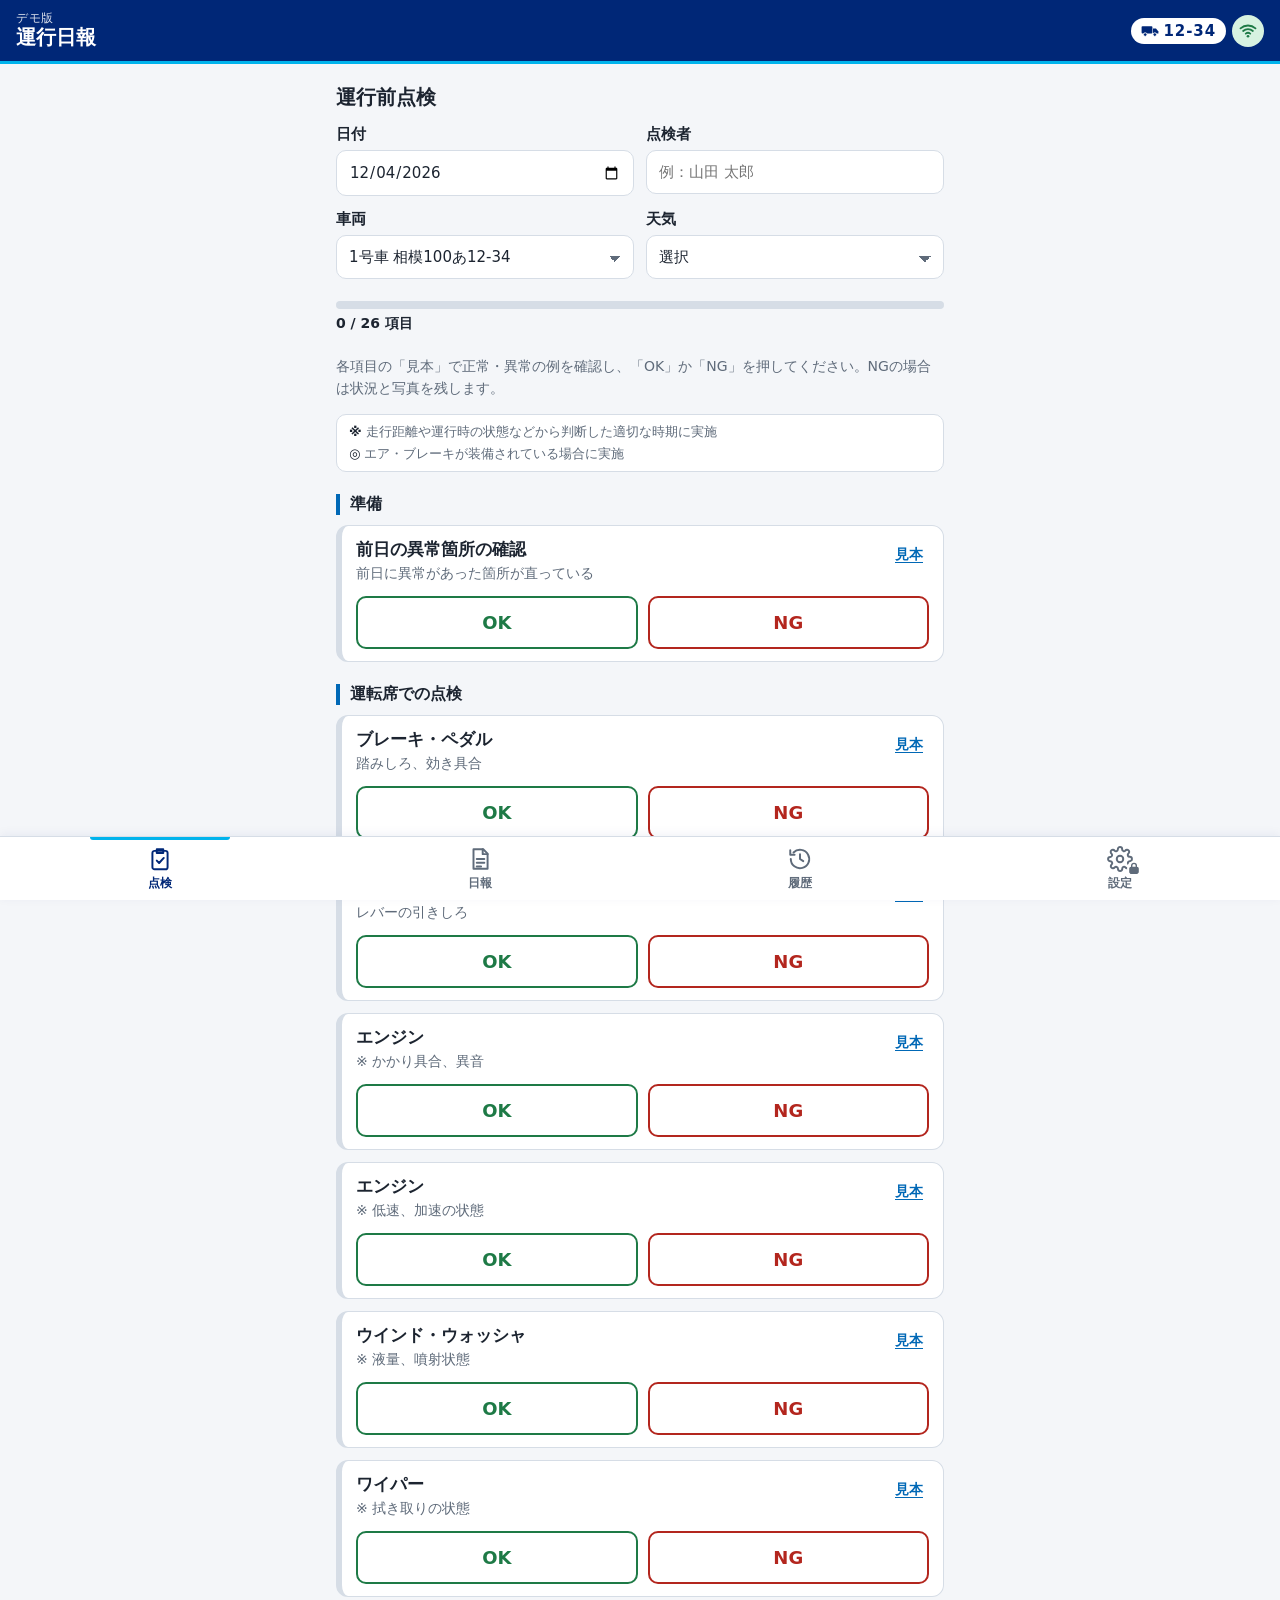
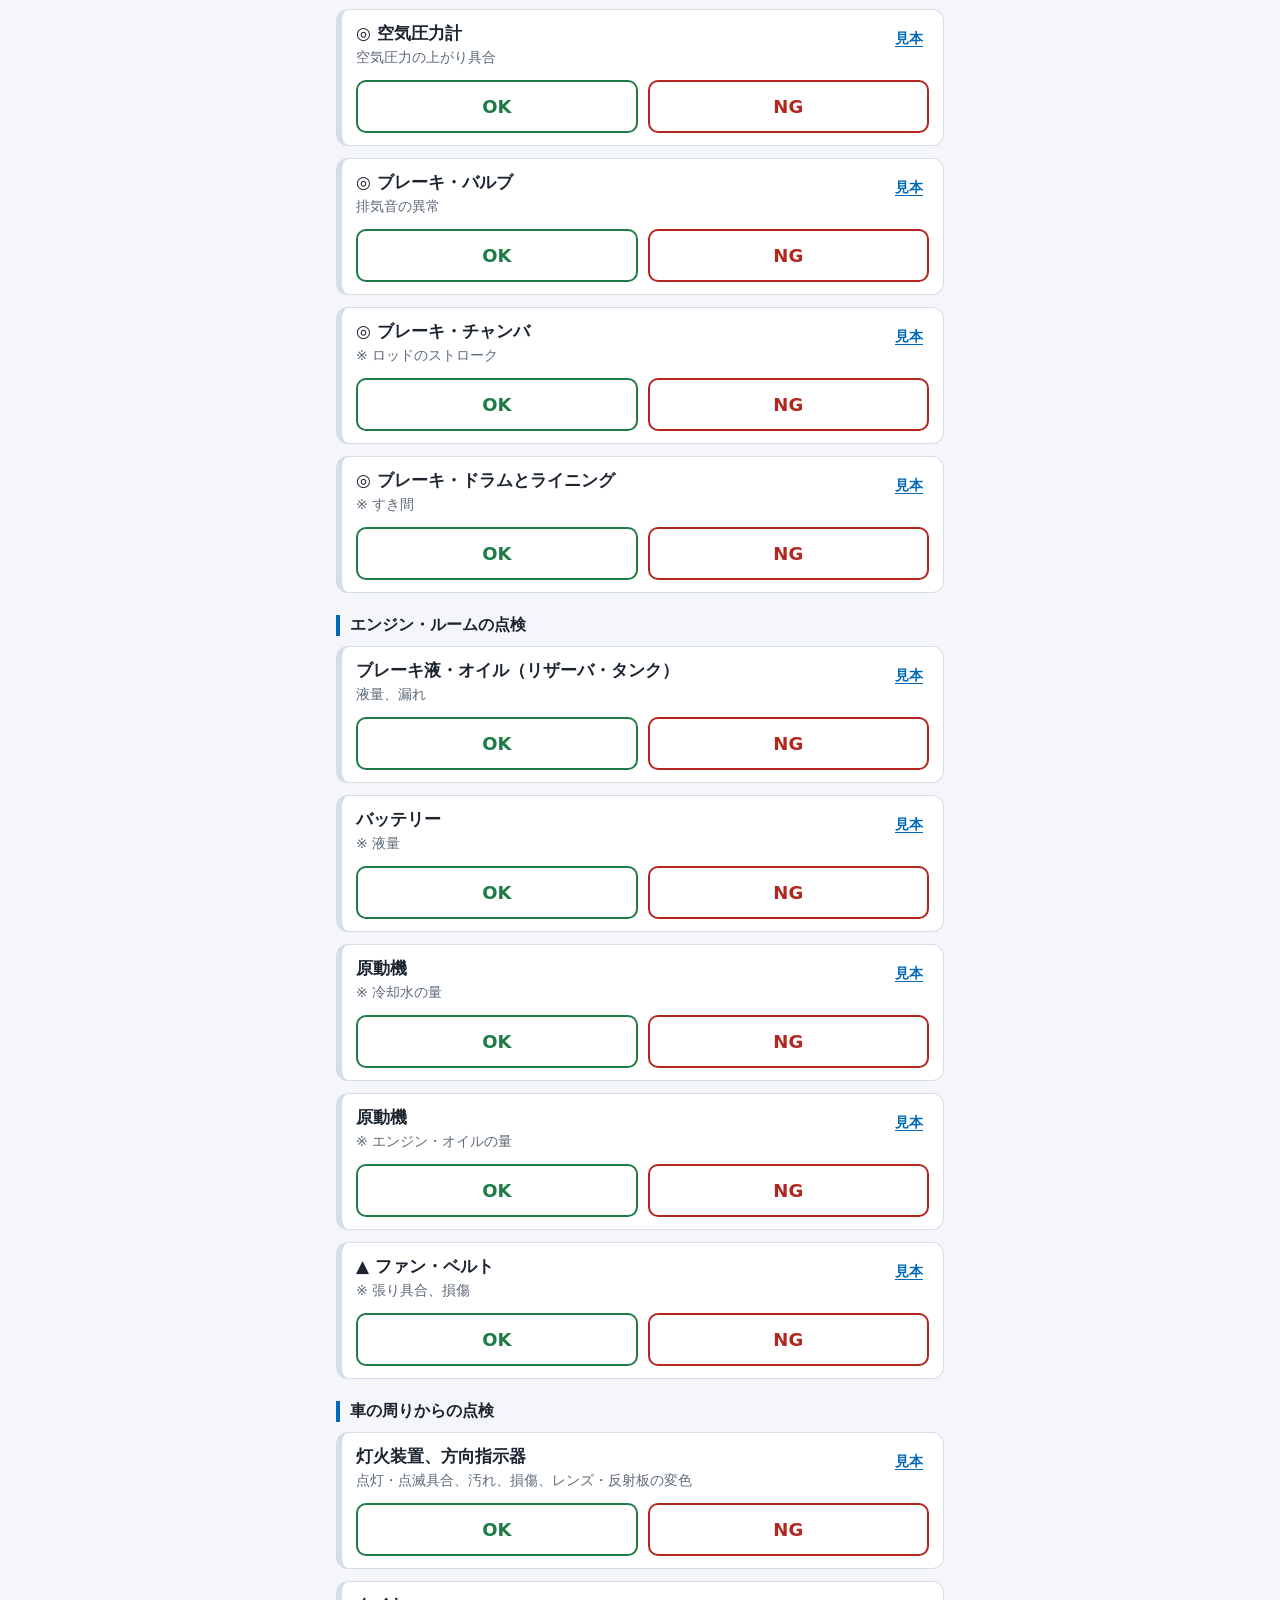
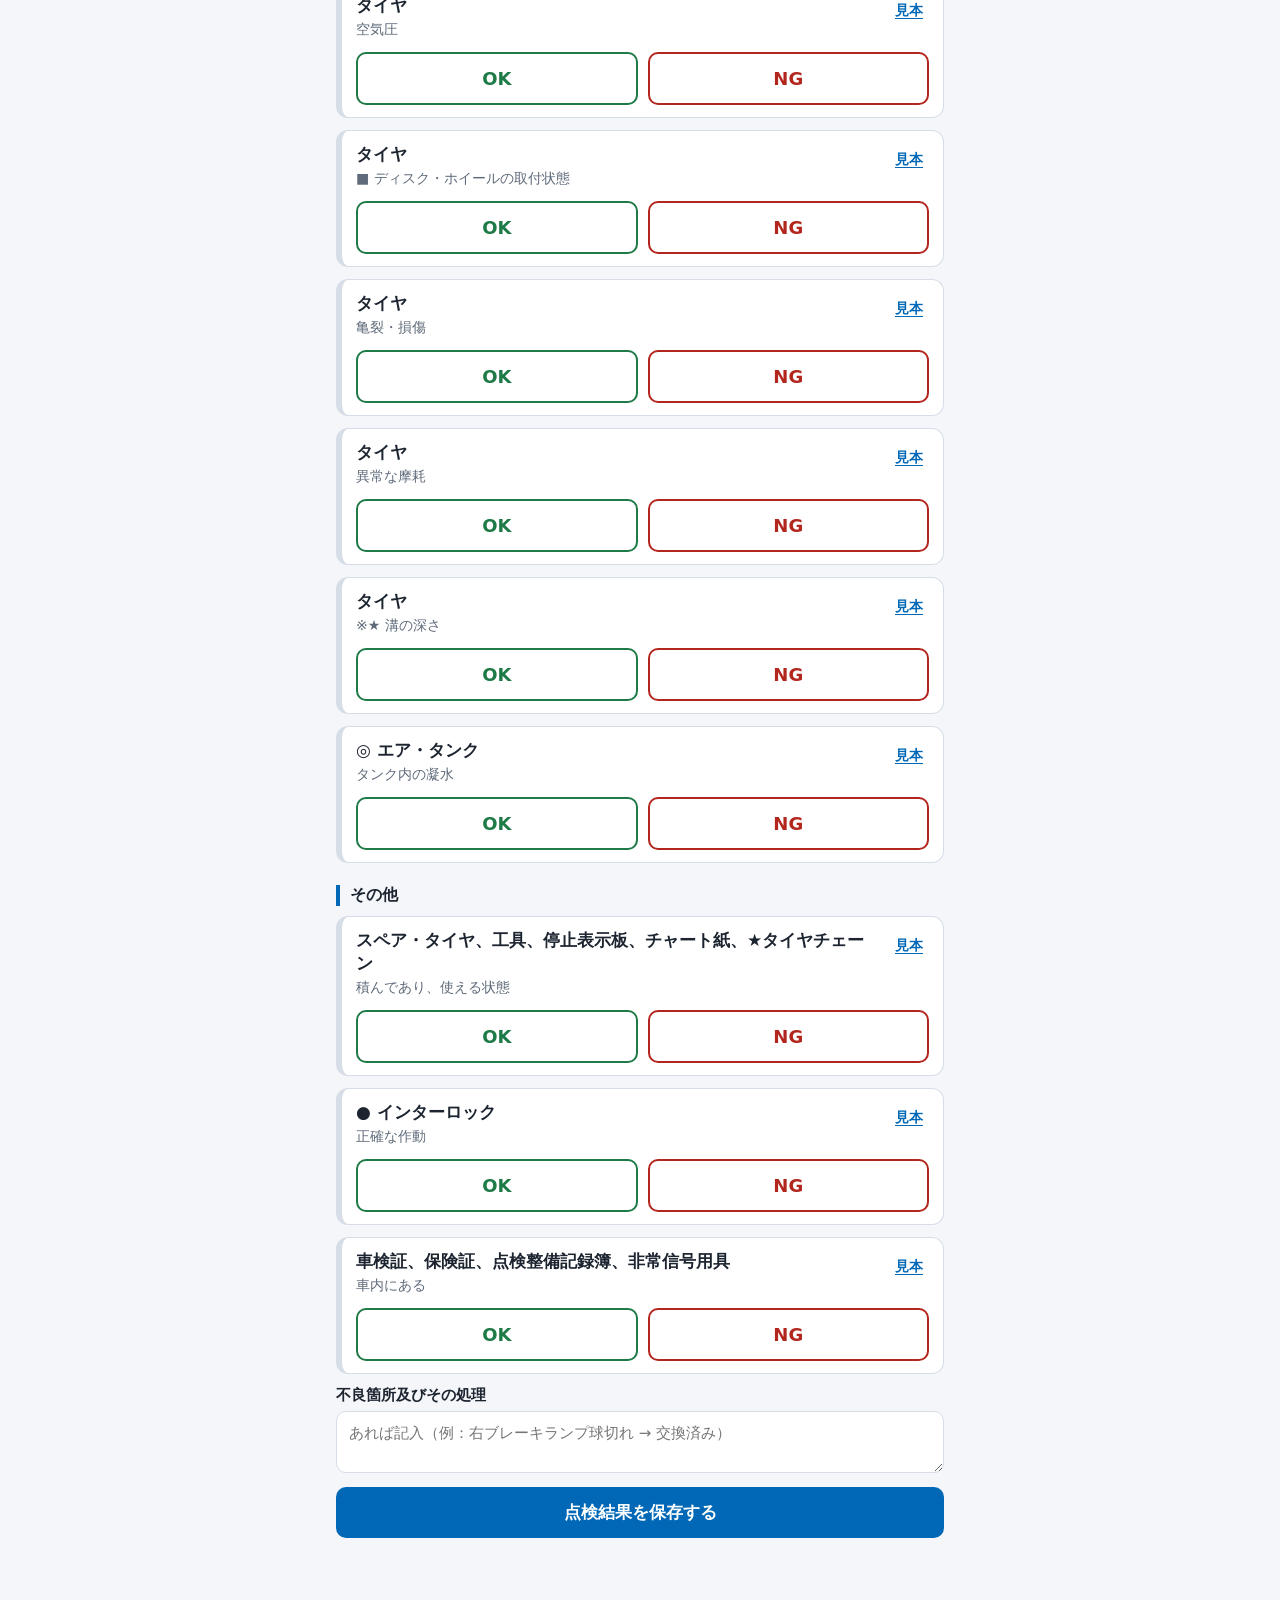
<file: index.html>
<!doctype html>
<html lang="ja">
<head>
  <meta charset="utf-8">
  <meta name="viewport" content="width=device-width, initial-scale=1, viewport-fit=cover">
  <meta name="theme-color" content="#002777">
  <title>運行日報・車両点検</title>
  <link rel="manifest" href="manifest.webmanifest">
  <link rel="icon" href="icon-192.png">
  <link rel="apple-touch-icon" href="icon-192.png">
  <meta name="apple-mobile-web-app-capable" content="yes">
  <link rel="stylesheet" href="style.css">
</head>
<body>
  <header class="top">
    <div class="title"><small>デモ版</small><span>運行日報</span></div>
    <div class="status">
      <span id="admin-pill" class="pill admin" hidden>管理者</span>
      <!-- デモ：ログイン中の車両番号（本番はログインしたアカウントの車両を表示） -->
      <span id="vehicle-pill" class="pill vehicle" title="ログイン中の車両">
        <svg width="18" height="12" viewBox="0 0 30 20" aria-hidden="true"><rect x="1" y="2" width="18" height="12" rx="1.5" fill="currentColor"/><path d="M20 6h5l4 5v3h-9z" fill="currentColor"/><circle cx="7" cy="16" r="3" fill="currentColor" stroke="#fff" stroke-width="1.5"/><circle cx="23" cy="16" r="3" fill="currentColor" stroke="#fff" stroke-width="1.5"/></svg>
        <span id="vehicle-name">12-34</span>
      </span>
        <span id="net" class="pill net" role="status" title="通信状態">
          <svg class="ic-on" width="14" height="14" viewBox="0 0 24 24" aria-hidden="true"><path d="M2 8.5a15 15 0 0 1 20 0M5.5 12a10 10 0 0 1 13 0M9 15.5a5 5 0 0 1 6 0" fill="none" stroke="currentColor" stroke-width="2.4" stroke-linecap="round"/><circle cx="12" cy="19" r="1.8" fill="currentColor"/></svg>
          <svg class="ic-off" width="14" height="14" viewBox="0 0 24 24" aria-hidden="true"><path d="M2 8.5a15 15 0 0 1 20 0M5.5 12a10 10 0 0 1 13 0M9 15.5a5 5 0 0 1 6 0" fill="none" stroke="currentColor" stroke-width="2.4" stroke-linecap="round" opacity=".4"/><circle cx="12" cy="19" r="1.8" fill="currentColor"/><path d="M4 3l16 18" stroke="currentColor" stroke-width="2.6" stroke-linecap="round"/></svg>
          <span id="net-text" class="sr-only">確認中</span>
        </span>
    </div>
  </header>

  <main>
    <!-- 運行前点検 -->
    <section id="tab-inspect" class="tab active">
      <form id="insp-form" autocomplete="off" novalidate>
        <h2 class="sec">運行前点検</h2>
        <div class="row">
          <label>日付<input type="date" name="date" required></label>
          <label>点検者<input type="text" name="inspector" placeholder="例：山田 太郎" required></label>
        </div>
        <div class="row">
          <label>車両<select name="vehicle" class="vehicle-select" required></select></label>
          <label>天気<select name="weather" required>
            <option value="">選択</option><option>晴れ</option><option>くもり</option><option>雨</option><option>雪</option>
          </select></label>
        </div>

        <div class="progress" id="insp-progress">
          <div class="bar"><span id="insp-bar"></span></div>
          <div class="count"><span id="insp-count">0 / 0</span><span id="insp-ng" class="ng-count" hidden></span></div>
        </div>

        <p class="hint">各項目の「見本」で正常・異常の例を確認し、「OK」か「NG」を押してください。NGの場合は状況と写真を残します。</p>

        <div id="insp-list"></div>

        <label>不良箇所及びその処理<textarea name="defects" rows="2" placeholder="あれば記入（例：右ブレーキランプ球切れ → 交換済み）"></textarea></label>

        <button type="submit" class="primary">点検結果を保存する</button>
      </form>
    </section>

    <!-- 運転日報 -->
    <section id="tab-nippo" class="tab">
      <form id="nippo-form" autocomplete="off" novalidate>
        <h2 class="sec">運転日報</h2>
        <div class="row">
          <label>日付<input type="date" name="date" required></label>
          <label>乗務員<input type="text" name="driver" placeholder="例：山田 太郎" required></label>
        </div>
        <label>車両<select name="vehicle" class="vehicle-select" required></select></label>
        <div id="insp-status" class="insp-status"></div>

        <h3 class="sub">ルート</h3>
        <div class="row">
          <label>1便目<select name="route1" id="route1" required></select></label>
          <label>2便目<select name="route2" id="route2"></select></label>
        </div>
        <p class="hint">2便目がない日は「なし」のままにしてください。</p>

        <h3 class="sub">出庫・帰庫</h3>
        <div class="row">
          <label>出庫時刻<input type="time" name="outTime"></label>
          <label>帰庫時刻<input type="time" name="inTime"></label>
        </div>
        <div class="row">
          <label>出庫メーター<input type="number" name="outOdo" inputmode="numeric" placeholder="km"></label>
          <label>帰庫メーター<input type="number" name="inOdo" inputmode="numeric" placeholder="km"></label>
        </div>
        <div class="calc">走行距離：<strong id="distance">— km</strong></div>

        <h3 class="sub">アルコールチェック</h3>
        <div class="row">
          <label>出庫前（mg/L）<input type="number" name="alcOut" inputmode="decimal" step="0.01" min="0" placeholder="0.00"></label>
          <label>帰庫後（mg/L）<input type="number" name="alcIn" inputmode="decimal" step="0.01" min="0" placeholder="0.00"></label>
        </div>

        <h3 class="sub">運行記録</h3>
        <div id="stops"></div>
        <button type="button" id="add-stop" class="secondary small">＋ 運行記録を追加</button>

        <h3 class="sub">給油・高速</h3>
        <div class="row">
          <label>給油量（L）<input type="number" name="fuel" inputmode="decimal" step="0.1" min="0"></label>
          <label>高速代（円）<input type="number" name="toll" inputmode="numeric" min="0"></label>
        </div>

        <label>特記事項<textarea name="note" rows="3" placeholder="事故・ヒヤリハット・車両の異常・荷主からの連絡など"></textarea></label>

        <button type="submit" class="primary">日報を保存する</button>
        <p class="hint">保存した内容はまずこのスマホ内に保存され、ネットにつながると自動で送信されます。</p>
      </form>
    </section>

    <!-- 履歴 -->
    <section id="tab-history" class="tab">
      <button id="sync-now" class="secondary">今すぐ送信</button>
      <ul id="history-list" class="list"></ul>
      <p id="empty" class="hint">まだ記録がありません。</p>
    </section>

    <!-- 設定 -->
    <section id="tab-settings" class="tab">
      <!-- ロック中（担当者のみ解除できる） -->
      <form id="lock-form" class="lock-box" autocomplete="off">
        <svg class="lock-icon" viewBox="0 0 24 24" fill="none" stroke="currentColor" stroke-width="1.8" aria-hidden="true"><rect x="5" y="10.5" width="14" height="10" rx="2"/><path d="M8 10.5V7.5a4 4 0 0 1 8 0v3"/><circle cx="12" cy="15.5" r="1.3" fill="currentColor"/></svg>
        <h2>設定は担当者専用です</h2>
        <p class="hint">管理者PINを入力してください。</p>
        <input type="password" id="pin-input" class="pin-input" inputmode="numeric" pattern="[0-9]*" maxlength="8" autocomplete="off" aria-label="管理者PIN">
        <button type="submit" class="primary">ロックを解除</button>
      </form>

      <!-- 解除後 -->
      <div id="settings-body" hidden>
      <div class="admin-bar"><span>管理者モード中（見本写真の登録もできます）</span><button type="button" id="lock-now" class="secondary">ロック</button></div>
      <label>車両リスト（1行に1台）
        <textarea id="vehicles" rows="5"></textarea>
      </label>
      <label>ルートリスト（1行に1つ）
        <textarea id="routes" rows="5"></textarea>
      </label>
      <label>送信先URL
        <input type="url" id="endpoint" placeholder="未設定（デモモード）">
      </label>
      <p class="hint">送信先が未設定のあいだは「デモモード」です。ネットにつながると送信済みの表示になりますが、実際にはどこにも送られません。</p>
      <button id="save-settings" class="secondary">設定を保存</button>
      <hr>
      <div class="row">
        <button id="export-nippo" class="secondary">日報をCSV出力</button>
        <button id="export-insp" class="secondary">点検をCSV出力</button>
      </div>
      <p class="hint" id="storage-info"></p>
      <hr>
      <h3 class="sub">見本写真</h3>
      <p class="hint">管理者モード中は、点検項目の「見本」画面から、OK・NGそれぞれの実写を撮影して登録できます。登録していない項目はイラストで表示されます。</p>
      <h3 class="sub">管理者PINの変更</h3>
      <div class="row">
        <input type="password" id="new-pin" inputmode="numeric" pattern="[0-9]*" maxlength="8" placeholder="新しいPIN（4〜8桁）" aria-label="新しいPIN">
        <button type="button" id="change-pin" class="secondary">変更</button>
      </div>
      <p class="hint">バージョン <span id="version"></span></p>
      </div>
    </section>
  </main>

  <!-- 下のメニュー -->
  <nav class="bottom-nav" aria-label="メニュー">
    <button data-tab="inspect" class="active">
      <span class="icon-wrap"><svg viewBox="0 0 24 24" fill="none" stroke="currentColor" stroke-width="1.8" stroke-linecap="round" stroke-linejoin="round" aria-hidden="true"><rect x="5" y="4.5" width="14" height="17" rx="2"/><path d="M9 3h6v3.5H9z"/><path d="M9 13.5l2.2 2.2L15.5 11"/></svg></span>
      点検
    </button>
    <button data-tab="nippo">
      <span class="icon-wrap"><svg viewBox="0 0 24 24" fill="none" stroke="currentColor" stroke-width="1.8" stroke-linecap="round" stroke-linejoin="round" aria-hidden="true"><path d="M6 3h9l4 4v14H6z"/><path d="M14.5 3v4.5H19"/><path d="M9 12h7M9 15.5h7M9 19h4"/></svg></span>
      日報
    </button>
    <button data-tab="history">
      <span class="icon-wrap"><svg viewBox="0 0 24 24" fill="none" stroke="currentColor" stroke-width="1.8" stroke-linecap="round" stroke-linejoin="round" aria-hidden="true"><path d="M3.5 12a8.5 8.5 0 1 0 2.5-6"/><path d="M3 4v4h4"/><path d="M12 7.5V12l3 2"/></svg><span id="nav-pending" class="nav-badge" hidden>0</span></span>
      履歴
    </button>
    <button data-tab="settings">
      <span class="icon-wrap"><svg viewBox="0 0 24 24" fill="none" stroke="currentColor" stroke-width="1.8" stroke-linecap="round" stroke-linejoin="round" aria-hidden="true"><circle cx="12" cy="12" r="3"/><path d="M19.4 15a1.7 1.7 0 0 0 .3 1.8l.1.1a2 2 0 1 1-2.8 2.8l-.1-.1a1.7 1.7 0 0 0-1.8-.3 1.7 1.7 0 0 0-1 1.5V21a2 2 0 1 1-4 0v-.1a1.7 1.7 0 0 0-1.1-1.5 1.7 1.7 0 0 0-1.8.3l-.1.1a2 2 0 1 1-2.8-2.8l.1-.1a1.7 1.7 0 0 0 .3-1.8 1.7 1.7 0 0 0-1.5-1H3a2 2 0 1 1 0-4h.1a1.7 1.7 0 0 0 1.5-1.1 1.7 1.7 0 0 0-.3-1.8l-.1-.1a2 2 0 1 1 2.8-2.8l.1.1a1.7 1.7 0 0 0 1.8.3H9a1.7 1.7 0 0 0 1-1.5V3a2 2 0 1 1 4 0v.1a1.7 1.7 0 0 0 1 1.5 1.7 1.7 0 0 0 1.8-.3l.1-.1a2 2 0 1 1 2.8 2.8l-.1.1a1.7 1.7 0 0 0-.3 1.8V9a1.7 1.7 0 0 0 1.5 1H21a2 2 0 1 1 0 4h-.1a1.7 1.7 0 0 0-1.5 1z"/></svg><svg id="nav-lock" class="nav-lock" viewBox="0 0 24 24" fill="none" stroke="currentColor" stroke-width="2.4" aria-hidden="true"><rect x="5" y="11" width="14" height="10" rx="2" fill="currentColor"/><path d="M8 11V8a4 4 0 0 1 8 0v3"/></svg></span>
      設定
    </button>
  </nav>

  <!-- 見本（OK/NG） -->
  <dialog id="sample">
    <h3 id="sample-title"></h3>
    <p id="sample-point" class="hint"></p>
    <div class="sample-grid">
      <figure class="ok"><figcaption>OK（正常）</figcaption><div id="sample-ok-img" class="sample-img"></div><p id="sample-ok-text"></p><div class="sample-edit" data-state="ok"></div></figure>
      <figure class="ng"><figcaption>NG（異常）</figcaption><div id="sample-ng-img" class="sample-img"></div><p id="sample-ng-text"></p><div class="sample-edit" data-state="ng"></div></figure>
    </div>
    <button id="sample-close" class="secondary">閉じる</button>
  </dialog>

  <!-- 履歴の詳細 -->
  <dialog id="detail">
    <div id="detail-body"></div>
    <div class="dialog-actions">
      <button id="detail-delete" class="danger">削除</button>
      <button id="detail-close" class="secondary">閉じる</button>
    </div>
  </dialog>

  <!-- 写真の拡大表示 -->
  <dialog id="photo-view" class="photo-view">
    <img id="photo-view-img" alt="">
    <button id="photo-view-close" class="secondary">閉じる</button>
  </dialog>

  <div id="toast" class="toast" hidden></div>

  <script src="checklist.js"></script>
  <script src="app.js"></script>
</body>
</html>
</file>
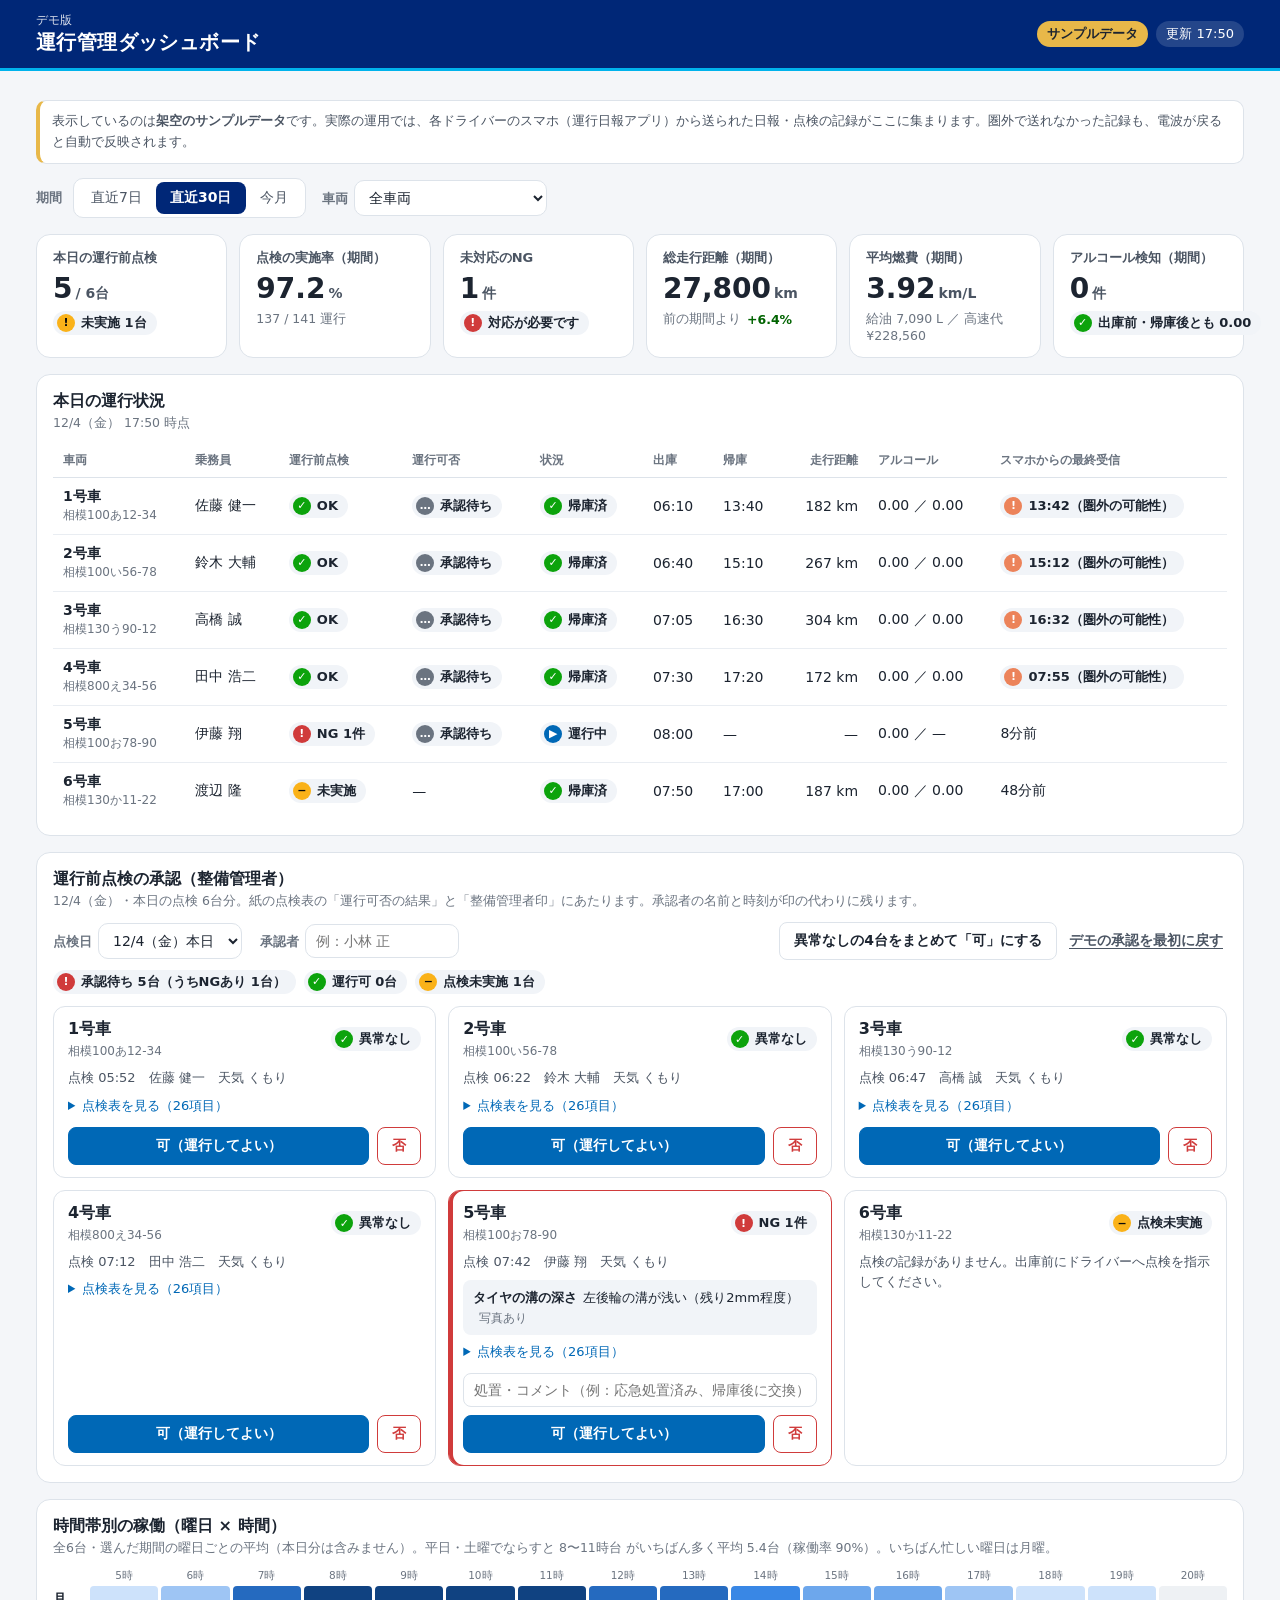
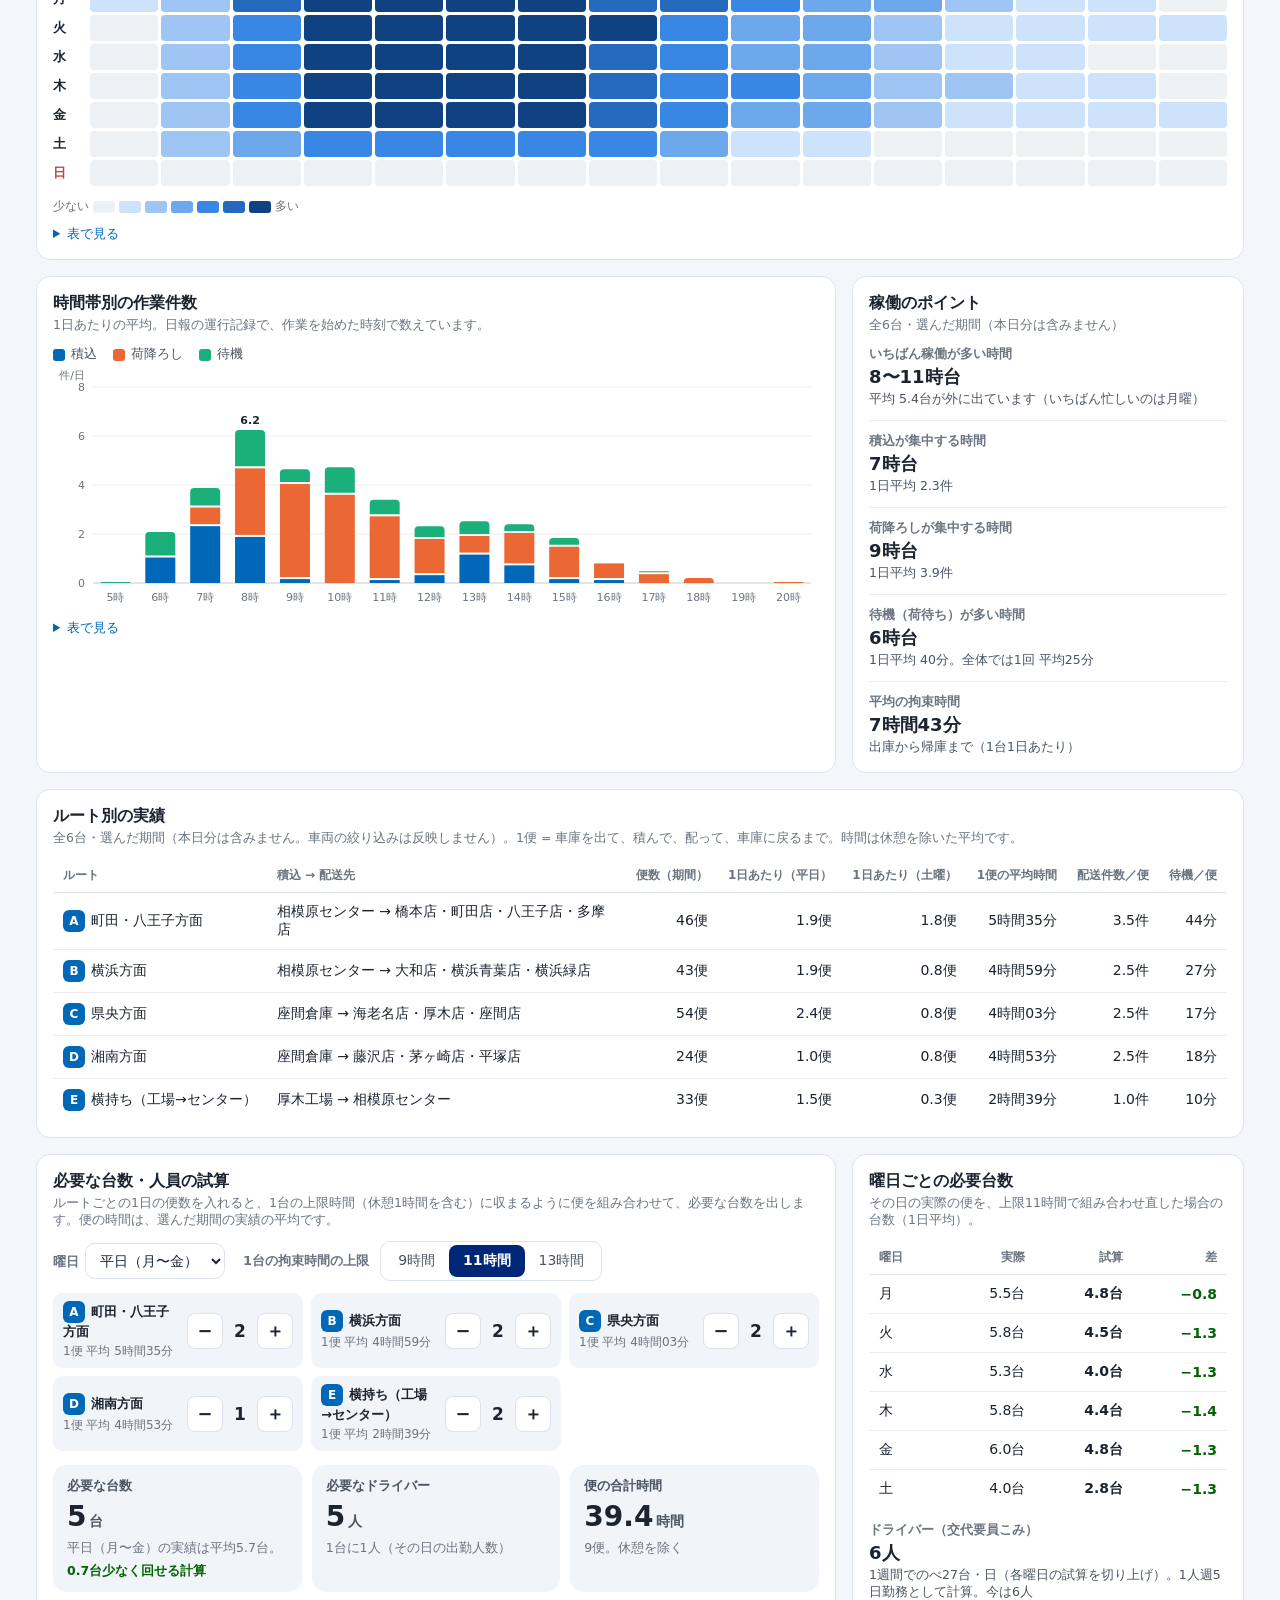
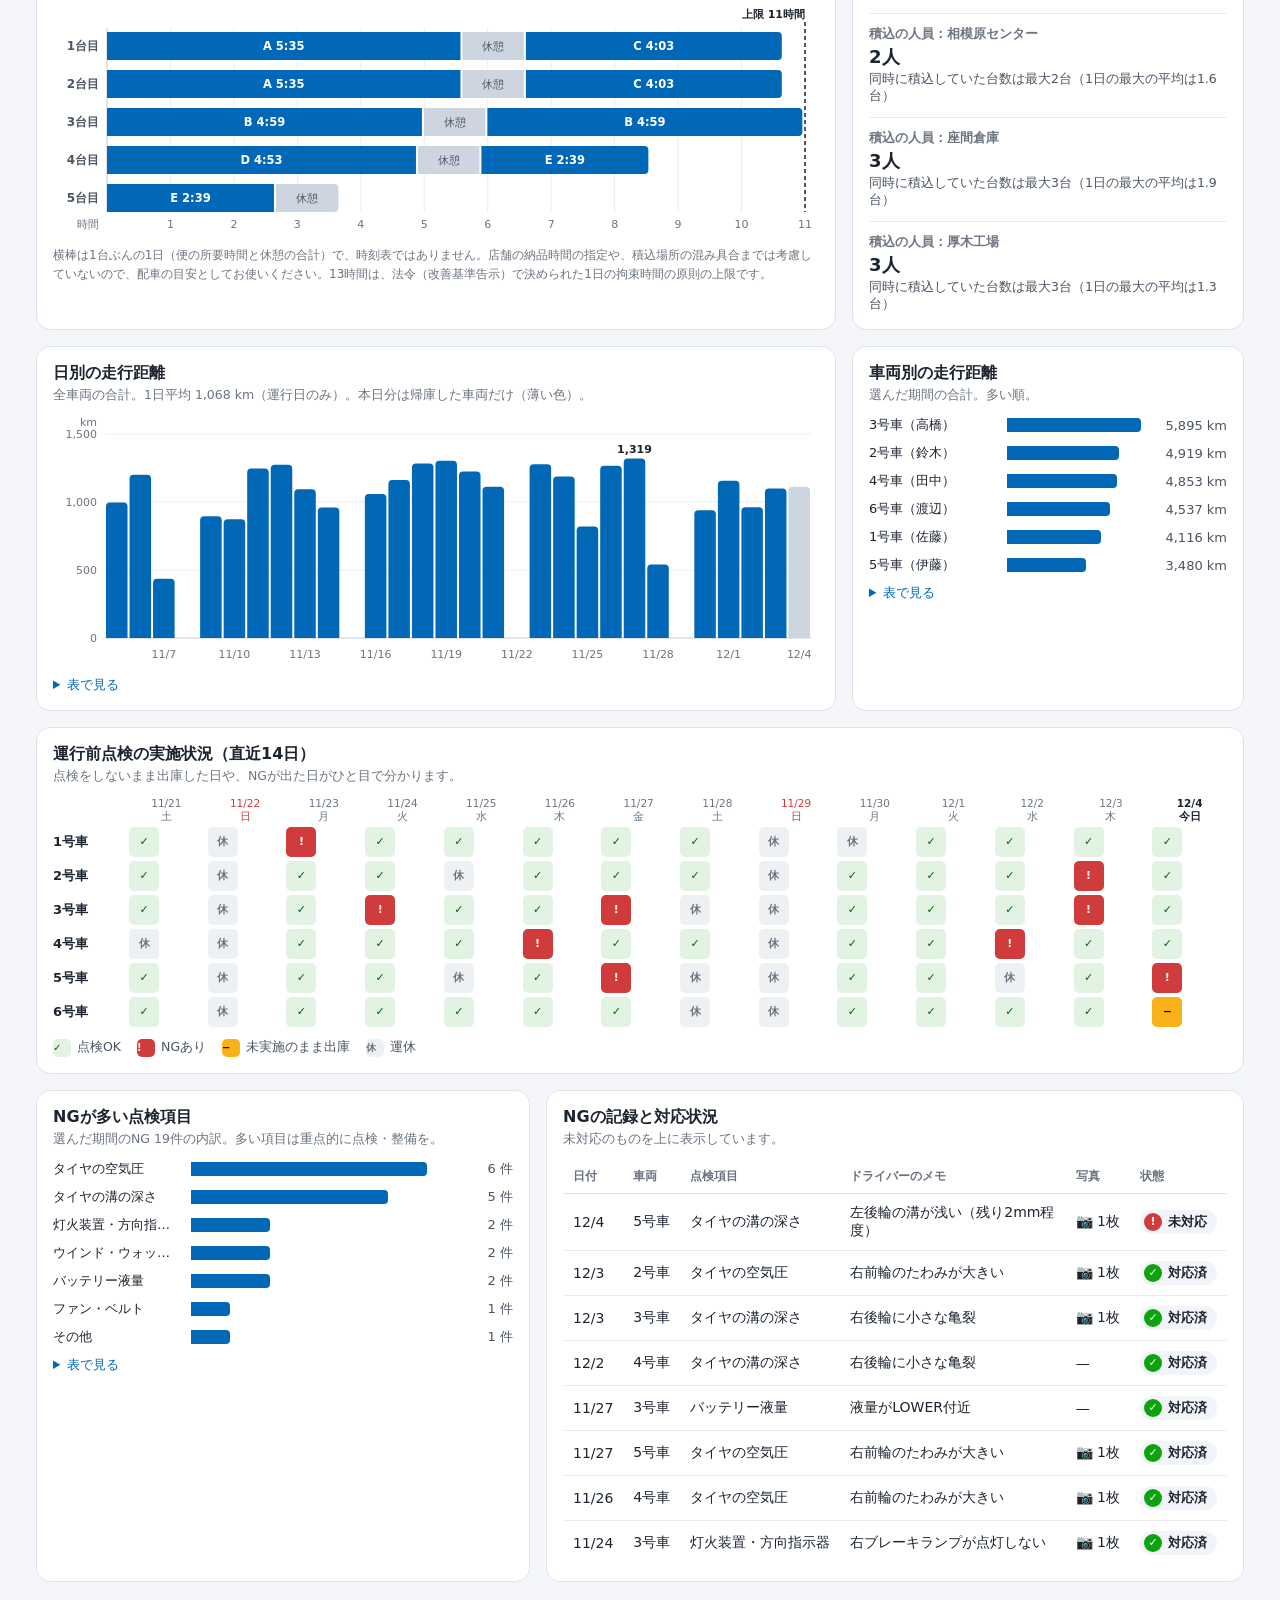
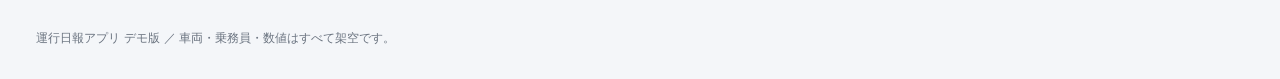
<file: dashboard/index.html>
<!doctype html>
<html lang="ja">
<head>
<meta charset="utf-8">
<meta name="viewport" content="width=device-width, initial-scale=1">
<meta name="robots" content="noindex">
<meta name="theme-color" content="#002777">
<title>運行管理ダッシュボード</title>
<style>
/* ギオン様のコーポレートカラー（Webサイト・ロゴより） */
:root {
  color-scheme: light;
  --navy: #002777; --brand: #0068b6; --cyan: #00b3ec; --gold: #e8b849;
  --page: #f4f6f9; --card: #ffffff; --card-2: #f1f4f8;
  --ink: #1c2430; --ink-2: #4b5563; --muted: #6b7480;
  --line: #dde3ea; --grid: #e9edf2; --axis: #c3cad3;
  --series: #0068b6; --series-dim: #cdd6e0;
  --good: #0ca30c; --warning: #fab219; --serious: #ec835a; --critical: #d03b3b;
  --good-tint: #e3f3e3; --good-ink: #006300; --rest: #eef1f4;
  --tip-bg: #1c2430; --tip-ink: #ffffff; --on-series: #ffffff; --seal: #c62f3a;
  /* 3系列（積込・荷降ろし・待機） */
  --s1: #0068b6; --s2: #eb6834; --s3: #1baf7a;
  /* 濃淡（少ない→多い） */
  --h1: #cde2fb; --h2: #9ec5f4; --h3: #6da7ec; --h4: #3987e5; --h5: #256abf; --h6: #104281;
}
@media (prefers-color-scheme: dark) {
  :root:not([data-theme="light"]) {
    color-scheme: dark;
    --page: #0d1424; --card: #151f33; --card-2: #1c2840;
    --ink: #eef2f7; --ink-2: #c3cad6; --muted: #8e98a8;
    --line: #26334d; --grid: #212e47; --axis: #3a4a68;
    --series: #3393db; --series-dim: #33415c;
    --good-tint: #163521; --good-ink: #5fd35f; --rest: #1a2539;
    --tip-bg: #eef2f7; --tip-ink: #151f33; --on-series: #0d1424; --seal: #ff8080;
    --s1: #3393db; --s2: #d95926; --s3: #199e70;
    --h1: #184f95; --h2: #256abf; --h3: #3987e5; --h4: #6da7ec; --h5: #9ec5f4; --h6: #cde2fb;
  }
}
:root[data-theme="dark"] {
  color-scheme: dark;
  --page: #0d1424; --card: #151f33; --card-2: #1c2840;
  --ink: #eef2f7; --ink-2: #c3cad6; --muted: #8e98a8;
  --line: #26334d; --grid: #212e47; --axis: #3a4a68;
  --series: #3393db; --series-dim: #33415c;
  --good-tint: #163521; --good-ink: #5fd35f; --rest: #1a2539;
  --tip-bg: #eef2f7; --tip-ink: #151f33; --on-series: #0d1424; --seal: #ff8080;
  --s1: #3393db; --s2: #d95926; --s3: #199e70;
  --h1: #184f95; --h2: #256abf; --h3: #3987e5; --h4: #6da7ec; --h5: #9ec5f4; --h6: #cde2fb;
}

* { box-sizing: border-box; }
html, body { margin: 0; background: var(--page); color: var(--ink);
  font-family: system-ui, -apple-system, "Segoe UI", "Hiragino Sans", "Noto Sans JP", sans-serif; }
body { -webkit-text-size-adjust: 100%; }

.top { background: var(--navy); color: #fff; border-bottom: 3px solid var(--cyan); }
.top-in { max-width: 1240px; margin: 0 auto; padding: 12px 16px; display: flex; align-items: center; justify-content: space-between; gap: 10px; flex-wrap: wrap; }
.title small { display: block; font-size: 12px; opacity: .85; }
.title h1 { margin: 0; font-size: 20px; letter-spacing: .02em; }
.top-meta { display: flex; gap: 8px; align-items: center; flex-wrap: wrap; font-size: 13px; }
.chip { background: rgba(255,255,255,.14); border-radius: 99px; padding: 4px 10px; white-space: nowrap; }
.chip.gold { background: var(--gold); color: #1c2430; font-weight: 700; }

main { max-width: 1240px; margin: 0 auto; padding: 16px 16px 48px; }
.notice { font-size: 13px; color: var(--ink-2); background: var(--card); border: 1px solid var(--line); border-left: 4px solid var(--gold); border-radius: 10px; padding: 10px 12px; margin-bottom: 14px; line-height: 1.6; }

.filters { display: flex; gap: 10px 16px; flex-wrap: wrap; align-items: center; margin-bottom: 16px; }
.filters .lbl { font-size: 13px; color: var(--muted); font-weight: 600; margin-right: 6px; }
.seg { display: inline-flex; background: var(--card); border: 1px solid var(--line); border-radius: 10px; padding: 3px; }
.seg button { border: 0; background: transparent; padding: 7px 14px; border-radius: 8px; font: inherit; font-size: 14px; color: var(--ink-2); cursor: pointer; }
.seg button[aria-pressed="true"] { background: var(--navy); color: #fff; font-weight: 700; }
.seg button:focus-visible, select:focus-visible { outline: 2px solid var(--cyan); outline-offset: 2px; }
select { font: inherit; font-size: 14px; color: var(--ink); background: var(--card); border: 1px solid var(--line); border-radius: 10px; padding: 8px 10px; }

.kpis { display: grid; grid-template-columns: repeat(auto-fit, minmax(170px, 1fr)); gap: 12px; margin-bottom: 16px; }
.kpi { background: var(--card); border: 1px solid var(--line); border-radius: 14px; padding: 14px 16px; min-width: 0; }
.kpi .label { font-size: 13px; color: var(--ink-2); font-weight: 600; }
.kpi .value { font-size: 28px; font-weight: 800; margin-top: 6px; line-height: 1.15; }
.kpi .value small { font-size: 14px; font-weight: 600; margin-left: 3px; color: var(--ink-2); }
.kpi .sub { font-size: 12.5px; color: var(--muted); margin-top: 6px; display: flex; gap: 6px; align-items: center; flex-wrap: wrap; }
.up { color: var(--good-ink); font-weight: 700; }
.down { color: var(--critical); font-weight: 700; }

.grid { display: grid; grid-template-columns: repeat(12, minmax(0, 1fr)); gap: 16px; }
.card { background: var(--card); border: 1px solid var(--line); border-radius: 14px; padding: 16px; min-width: 0; }
.s12 { grid-column: span 12; } .s8 { grid-column: span 8; } .s7 { grid-column: span 7; } .s5 { grid-column: span 5; } .s4 { grid-column: span 4; }
@media (max-width: 960px) { .grid > .card { grid-column: span 12; } }
.card-head { display: flex; justify-content: space-between; align-items: baseline; gap: 8px; flex-wrap: wrap; margin-bottom: 12px; }
.card h2 { font-size: 16px; margin: 0; }
.card .desc { font-size: 12.5px; color: var(--muted); margin: 3px 0 0; }

.table-wrap { overflow-x: auto; }
table { border-collapse: collapse; width: 100%; font-size: 14px; }
th { font-size: 12px; color: var(--muted); font-weight: 600; text-align: left; padding: 8px 10px; border-bottom: 1px solid var(--line); white-space: nowrap; }
td { padding: 10px; border-bottom: 1px solid var(--grid); white-space: nowrap; font-variant-numeric: tabular-nums; }
tr:last-child td { border-bottom: 0; }
.num { text-align: right; }
.veh b { display: block; } .veh span { font-size: 12px; color: var(--muted); }
.wrap { white-space: normal; min-width: 180px; }

.badge { display: inline-flex; align-items: center; gap: 6px; font-size: 13px; font-weight: 600; color: var(--ink); padding: 3px 10px 3px 4px; border-radius: 99px; background: var(--card-2); white-space: nowrap; }
.badge i { width: 18px; height: 18px; border-radius: 50%; display: inline-grid; place-items: center; font-style: normal; font-size: 11px; font-weight: 800; color: #fff; flex: none; }
.badge.good i { background: var(--good); } .badge.critical i { background: var(--critical); }
.badge.warning i { background: var(--warning); color: #0b0b0b; } .badge.serious i { background: var(--serious); }
.badge.info i { background: var(--brand); } .badge.idle i { background: var(--muted); }

/* 縦棒グラフ（SVG） */
.chart { width: 100%; }
.chart svg { display: block; width: 100%; height: auto; overflow: visible; }
.chart text { font-size: 11px; fill: var(--muted); font-variant-numeric: tabular-nums; }
.chart .gridline { stroke: var(--grid); stroke-width: 1; }
.chart .baseline { stroke: var(--axis); stroke-width: 1; }
.chart .bar { fill: var(--series); }
.chart .bar.partial { fill: var(--series-dim); }
.chart .hit { fill: transparent; cursor: default; }
.chart .hit:hover + .bar, .chart .hit:hover ~ .hl { opacity: .85; }
.chart .peak { fill: var(--ink); font-weight: 700; font-size: 11px; }

/* 横棒グラフ（HTML） */
.hbars { display: grid; gap: 10px; }
.hrow { display: grid; grid-template-columns: minmax(84px, 128px) 1fr 76px; align-items: center; gap: 10px; font-size: 13px; }
.hrow .name { color: var(--ink); overflow: hidden; text-overflow: ellipsis; white-space: nowrap; }
.hrow .track { height: 14px; position: relative; }
.hrow .fill { height: 100%; background: var(--series); border-radius: 0 4px 4px 0; min-width: 2px; }
.hrow.dim .fill { background: var(--series-dim); }
.hrow .val { text-align: right; font-variant-numeric: tabular-nums; color: var(--ink-2); }
.hrow:hover .fill { opacity: .85; }

/* 点検カレンダー */
.cal { display: grid; gap: 4px; align-items: center; min-width: 0; }
.cal .h { font-size: 10.5px; color: var(--muted); text-align: center; line-height: 1.2; }
.cal .h.sun { color: var(--critical); }
.cal .h.today { color: var(--ink); font-weight: 800; }
.cal .vn { font-size: 13px; font-weight: 600; white-space: nowrap; }
.cell { aspect-ratio: 1; max-height: 30px; border-radius: 5px; display: grid; place-items: center; font-size: 11px; font-weight: 800; }
.cell.ok { background: var(--good-tint); color: var(--good-ink); }
.cell.ng { background: var(--critical); color: #fff; }
.cell.none { background: var(--warning); color: #0b0b0b; }
.cell.rest { background: var(--rest); color: var(--muted); font-weight: 600; }
.legend { display: flex; flex-wrap: wrap; gap: 6px 16px; font-size: 12.5px; color: var(--ink-2); margin-top: 12px; }
.legend span { display: inline-flex; align-items: center; gap: 6px; }
.legend .cell { width: 18px; height: 18px; font-size: 10px; }

/* 時間帯別の稼働 */
.heat { display: grid; gap: 3px; align-items: center; min-width: 560px; }
.heat .h { font-size: 10.5px; color: var(--muted); text-align: center; }
.heat .dn { font-size: 13px; font-weight: 600; }
.heat .dn.sun { color: var(--critical); }
.hc { height: 26px; border-radius: 4px; background: var(--rest); }
.hc.peak { outline: 2px solid var(--ink); outline-offset: 1px; }
.b1 { background: var(--h1); } .b2 { background: var(--h2); } .b3 { background: var(--h3); }
.b4 { background: var(--h4); } .b5 { background: var(--h5); } .b6 { background: var(--h6); }
.ramp { display: flex; align-items: center; gap: 4px; font-size: 12px; color: var(--muted); margin-top: 12px; flex-wrap: wrap; }
.ramp i { width: 22px; height: 12px; border-radius: 3px; display: inline-block; }
.ramp .z { background: var(--rest); }
.ramp .pk { width: 14px; height: 12px; outline: 2px solid var(--ink); outline-offset: -2px; margin-left: 14px; }
.swatches { display: flex; gap: 6px 16px; flex-wrap: wrap; font-size: 12.5px; color: var(--ink-2); margin-bottom: 6px; }
.swatches span { display: inline-flex; align-items: center; gap: 6px; }
.swatches i { width: 12px; height: 12px; border-radius: 3px; display: inline-block; }
.chart .s1 { fill: var(--s1); } .chart .s2 { fill: var(--s2); } .chart .s3 { fill: var(--s3); }
.points { list-style: none; margin: 0; padding: 0; display: grid; gap: 12px; }
.points li { display: grid; gap: 2px; padding-bottom: 12px; border-bottom: 1px solid var(--grid); }
.points li:last-child { border-bottom: 0; padding-bottom: 0; }
.points .k { font-size: 12.5px; color: var(--muted); font-weight: 600; }
.points .v { font-size: 18px; font-weight: 800; }
.points .n { font-size: 12.5px; color: var(--ink-2); }

/* ルート別の必要台数・人員 */
.rid { display: inline-grid; place-items: center; width: 22px; height: 22px; border-radius: 6px; background: var(--brand); color: #fff; font-size: 12px; font-weight: 800; margin-right: 6px; vertical-align: middle; }
.sim-ctrl { display: flex; flex-wrap: wrap; gap: 10px 18px; align-items: center; margin-bottom: 12px; }
.sim-ctrl .lbl { font-size: 13px; color: var(--muted); font-weight: 600; margin-right: 6px; }
.sim-routes { display: grid; grid-template-columns: repeat(auto-fit, minmax(240px, 1fr)); gap: 8px; margin-bottom: 14px; }
.sr { display: flex; align-items: center; justify-content: space-between; gap: 8px; background: var(--card-2); border-radius: 10px; padding: 8px 10px; }
.sr .nm { font-size: 13px; font-weight: 700; min-width: 0; }
.sr .nm small { display: block; font-weight: 400; color: var(--muted); font-size: 12px; margin-top: 2px; }
.step { display: inline-flex; align-items: center; gap: 2px; flex: none; }
.step button { width: 36px; height: 36px; border-radius: 8px; border: 1px solid var(--line); background: var(--card); color: var(--ink); font: inherit; font-size: 18px; font-weight: 700; cursor: pointer; }
.step button:disabled { opacity: .35; cursor: default; }
.step button:focus-visible { outline: 2px solid var(--cyan); outline-offset: 2px; }
.step output { min-width: 30px; text-align: center; font-size: 17px; font-weight: 800; font-variant-numeric: tabular-nums; }
.sim-res { display: grid; grid-template-columns: repeat(3, minmax(0, 1fr)); gap: 10px; margin-bottom: 12px; }
.sim-res .kpi { background: var(--card-2); border: 0; padding: 12px 14px; }
@media (max-width: 560px) { .sim-res { grid-template-columns: 1fr 1fr; } .sim-res .kpi:last-child { grid-column: span 2; } }
.chart .seg-trip { fill: var(--series); }
.chart .seg-brk { fill: var(--series-dim); }
.chart .seg-trip:hover, .chart .seg-brk:hover { opacity: .85; }
.chart .seg-lbl { fill: var(--on-series); font-weight: 700; font-size: 11.5px; }
.chart .brk-lbl { fill: var(--ink-2); font-size: 10.5px; }
.chart .row-lbl { fill: var(--ink-2); font-size: 12px; font-weight: 600; }
.chart .cap-line { stroke: var(--ink); stroke-width: 1.5; stroke-dasharray: 4 3; }
.chart .cap-lbl { fill: var(--ink); font-weight: 700; }
.note { font-size: 12px; color: var(--muted); margin: 10px 0 0; line-height: 1.6; }
.diff-down { color: var(--good-ink); font-weight: 700; }
.diff-up { color: var(--critical); font-weight: 700; }

details.tv { margin-top: 10px; }
details.tv summary { font-size: 13px; color: var(--brand); cursor: pointer; width: max-content; }
:root[data-theme="dark"] details.tv summary { color: var(--series); }
@media (prefers-color-scheme: dark) { :root:not([data-theme="light"]) details.tv summary { color: var(--series); } }
details.tv table { margin-top: 8px; font-size: 13px; }
details.tv td, details.tv th { padding: 6px 10px; }

/* 運行前点検の承認 */
.ap-ctrl { display: flex; flex-wrap: wrap; gap: 10px 18px; align-items: center; margin-bottom: 10px; }
.ap-ctrl .lbl { font-size: 13px; color: var(--muted); font-weight: 600; margin-right: 6px; }
.ap-ctrl input { font: inherit; font-size: 14px; color: var(--ink); background: var(--card); border: 1px solid var(--line); border-radius: 10px; padding: 8px 10px; width: 11em; }
.ap-ctrl input:focus-visible, .ap-cmt:focus-visible { outline: 2px solid var(--cyan); outline-offset: 2px; }
.ap-ctrl .push { margin-left: auto; display: flex; gap: 8px; flex-wrap: wrap; }
.ap-msg { margin: 0 0 10px; font-size: 13px; font-weight: 600; color: var(--critical); }
.ap-msg:empty { display: none; }
.ap-sum { display: flex; flex-wrap: wrap; gap: 8px; margin-bottom: 12px; }
.ap-list { display: grid; grid-template-columns: repeat(auto-fill, minmax(300px, 1fr)); gap: 12px; }
.ap-card { border: 1px solid var(--line); border-radius: 12px; padding: 12px 14px; display: flex; flex-direction: column; gap: 8px; min-width: 0; }
.ap-card.is-ng:not(.is-done) { border-color: var(--critical); box-shadow: inset 4px 0 0 var(--critical); }
.ap-card header { display: flex; justify-content: space-between; align-items: center; gap: 8px; }
.ap-card header b { font-size: 16px; }
.ap-meta, .ap-none { margin: 0; font-size: 13px; color: var(--ink-2); line-height: 1.6; }
.ap-ng { margin: 0; padding: 8px 10px; list-style: none; background: var(--card-2); border-radius: 8px; font-size: 13px; line-height: 1.5; display: grid; gap: 4px; }
.ap-ng b { margin-right: 6px; }
.ap-ph { margin-left: 6px; font-size: 12px; color: var(--muted); white-space: nowrap; }
.ap-card details.tv { margin-top: 0; }
table.sheet { font-size: 12.5px; }
table.sheet td, table.sheet th { padding: 5px 8px; vertical-align: top; }
table.sheet tr.cat th { background: var(--card-2); text-align: left; font-size: 12px; color: var(--ink-2); }
table.sheet th[scope="row"] { font-weight: 600; text-align: left; }
.mk { font-weight: 800; white-space: nowrap; }
.mk.ok { color: var(--good-ink); }
.mk.ng { color: #fff; background: var(--critical); padding: 1px 6px; border-radius: 4px; font-size: 11px; }
.ap-act { display: grid; gap: 8px; margin-top: auto; padding-top: 4px; }
.ap-cmt { font: inherit; font-size: 14px; padding: 8px 10px; border: 1px solid var(--line); border-radius: 8px; background: var(--card); color: var(--ink); width: 100%; }
.ap-btns { display: grid; grid-template-columns: 1fr auto; gap: 8px; }
.btn { font: inherit; font-size: 14px; font-weight: 700; padding: 9px 14px; border-radius: 8px; border: 1px solid var(--line); background: var(--card); color: var(--ink); cursor: pointer; }
.btn:focus-visible { outline: 2px solid var(--cyan); outline-offset: 2px; }
.btn:disabled { opacity: .45; cursor: default; }
.btn.go { background: var(--series); border-color: var(--series); color: var(--on-series); }
.btn.stop { color: var(--critical); border-color: var(--critical); }
.btn.link { border: 0; background: transparent; color: var(--ink-2); text-decoration: underline; text-underline-offset: 3px; padding: 6px 4px; font-weight: 600; }
.ap-done { display: flex; align-items: center; gap: 12px; margin-top: auto; padding-top: 10px; border-top: 1px dashed var(--line); font-size: 14px; line-height: 1.5; }
.ap-done > div { flex: 1; min-width: 0; }
.ap-done.ng b { color: var(--critical); }
.ap-c { font-size: 13px; color: var(--ink-2); }
.seal { width: 46px; height: 46px; flex: none; border: 2px solid var(--seal); color: var(--seal); border-radius: 50%; display: grid; place-items: center; writing-mode: vertical-rl; font-weight: 700; font-size: 13px; letter-spacing: -1px; line-height: 1; font-family: "Yu Mincho", "Hiragino Mincho ProN", serif; }

.tip { position: fixed; z-index: 50; pointer-events: none; background: var(--tip-bg); color: var(--tip-ink); font-size: 12.5px; line-height: 1.5; padding: 7px 10px; border-radius: 8px; box-shadow: 0 6px 20px rgba(0,0,0,.18); max-width: 260px; opacity: 0; transition: opacity .1s; }
.tip.on { opacity: 1; }
.tip b { font-weight: 700; }
.empty { font-size: 13px; color: var(--muted); padding: 12px 0; }
footer { max-width: 1240px; margin: 0 auto; padding: 0 16px 32px; font-size: 12px; color: var(--muted); }
</style>
</head>
<body>
<header class="top">
  <div class="top-in">
    <div class="title"><small>デモ版</small><h1>運行管理ダッシュボード</h1></div>
    <div class="top-meta">
      <span class="chip gold">サンプルデータ</span>
      <span class="chip" id="asof">更新 --:--</span>
    </div>
  </div>
</header>

<main>
  <p class="notice">表示しているのは<b>架空のサンプルデータ</b>です。実際の運用では、各ドライバーのスマホ（運行日報アプリ）から送られた日報・点検の記録がここに集まります。圏外で送れなかった記録も、電波が戻ると自動で反映されます。</p>

  <div class="filters" role="group" aria-label="表示の絞り込み">
    <div><span class="lbl">期間</span>
      <div class="seg" id="period">
        <button type="button" data-p="7" aria-pressed="false">直近7日</button>
        <button type="button" data-p="30" aria-pressed="true">直近30日</button>
        <button type="button" data-p="month" aria-pressed="false">今月</button>
      </div>
    </div>
    <label><span class="lbl">車両</span><select id="vehicle"></select></label>
  </div>

  <section class="kpis" id="kpis" aria-label="主な数字"></section>

  <div class="grid">
    <section class="card s12">
      <div class="card-head">
        <div><h2>本日の運行状況</h2><p class="desc" id="today-desc"></p></div>
      </div>
      <div class="table-wrap"><table id="today-table"></table></div>
    </section>

    <section class="card s12" id="approve">
      <div class="card-head"><div><h2>運行前点検の承認（整備管理者）</h2><p class="desc" id="ap-desc"></p></div></div>
      <div class="ap-ctrl">
        <label><span class="lbl">点検日</span><select id="ap-date"></select></label>
        <label><span class="lbl">承認者</span><input id="ap-name" type="text" placeholder="例：小林 正" autocomplete="off"></label>
        <div class="push">
          <button type="button" class="btn" id="ap-bulk">異常なしをまとめて「可」にする</button>
          <button type="button" class="btn link" id="ap-reset">デモの承認を最初に戻す</button>
        </div>
      </div>
      <p class="ap-msg" id="ap-msg" role="alert"></p>
      <div class="ap-sum" id="ap-sum"></div>
      <div class="ap-list" id="ap-list"></div>
    </section>

    <section class="card s12">
      <div class="card-head"><div><h2>時間帯別の稼働（曜日 × 時間）</h2><p class="desc" id="heat-desc"></p></div></div>
      <div class="table-wrap"><div class="heat" id="heat"></div></div>
      <div class="ramp" id="heat-ramp"></div>
      <details class="tv"><summary>表で見る</summary><div class="table-wrap"><table id="heat-table"></table></div></details>
    </section>

    <section class="card s8">
      <div class="card-head"><div><h2>時間帯別の作業件数</h2><p class="desc">1日あたりの平均。日報の運行記録で、作業を始めた時刻で数えています。</p></div></div>
      <div class="swatches" id="work-legend"></div>
      <div class="chart" id="work-chart"></div>
      <details class="tv"><summary>表で見る</summary><div class="table-wrap"><table id="work-table"></table></div></details>
    </section>

    <section class="card s4">
      <div class="card-head"><div><h2>稼働のポイント</h2><p class="desc" id="points-desc"></p></div></div>
      <ul class="points" id="points"></ul>
    </section>

    <section class="card s12">
      <div class="card-head"><div><h2>ルート別の実績</h2><p class="desc" id="route-desc"></p></div></div>
      <div class="table-wrap"><table id="route-table"></table></div>
    </section>

    <section class="card s8">
      <div class="card-head"><div><h2>必要な台数・人員の試算</h2><p class="desc">ルートごとの1日の便数を入れると、1台の上限時間（休憩1時間を含む）に収まるように便を組み合わせて、必要な台数を出します。便の時間は、選んだ期間の実績の平均です。</p></div></div>
      <div class="sim-ctrl">
        <label><span class="lbl">曜日</span><select id="sim-dow"></select></label>
        <div><span class="lbl">1台の拘束時間の上限</span>
          <div class="seg" id="sim-cap">
            <button type="button" data-c="9" aria-pressed="false">9時間</button>
            <button type="button" data-c="11" aria-pressed="true">11時間</button>
            <button type="button" data-c="13" aria-pressed="false">13時間</button>
          </div>
        </div>
      </div>
      <div class="sim-routes" id="sim-routes"></div>
      <div class="sim-res" id="sim-res"></div>
      <div class="chart" id="sim-chart"></div>
      <p class="note">横棒は1台ぶんの1日（便の所要時間と休憩の合計）で、時刻表ではありません。店舗の納品時間の指定や、積込場所の混み具合までは考慮していないので、配車の目安としてお使いください。13時間は、法令（改善基準告示）で決められた1日の拘束時間の原則の上限です。</p>
    </section>

    <section class="card s4">
      <div class="card-head"><div><h2>曜日ごとの必要台数</h2><p class="desc" id="dow-desc"></p></div></div>
      <div class="table-wrap"><table id="dow-table"></table></div>
      <ul class="points" id="staff-points" style="margin-top:14px"></ul>
    </section>

    <section class="card s8">
      <div class="card-head"><div><h2>日別の走行距離</h2><p class="desc" id="daily-desc"></p></div></div>
      <div class="chart" id="daily-chart"></div>
      <details class="tv"><summary>表で見る</summary><div class="table-wrap"><table id="daily-table"></table></div></details>
    </section>

    <section class="card s4">
      <div class="card-head"><div><h2>車両別の走行距離</h2><p class="desc" id="veh-desc"></p></div></div>
      <div class="hbars" id="veh-bars"></div>
      <details class="tv"><summary>表で見る</summary><div class="table-wrap"><table id="veh-table"></table></div></details>
    </section>

    <section class="card s12">
      <div class="card-head"><div><h2>運行前点検の実施状況（直近14日）</h2><p class="desc">点検をしないまま出庫した日や、NGが出た日がひと目で分かります。</p></div></div>
      <div class="cal" id="cal"></div>
      <div class="legend">
        <span><span class="cell ok">✓</span>点検OK</span>
        <span><span class="cell ng">!</span>NGあり</span>
        <span><span class="cell none">−</span>未実施のまま出庫</span>
        <span><span class="cell rest">休</span>運休</span>
      </div>
    </section>

    <section class="card s5">
      <div class="card-head"><div><h2>NGが多い点検項目</h2><p class="desc" id="ngrank-desc"></p></div></div>
      <div class="hbars" id="ng-bars"></div>
      <details class="tv"><summary>表で見る</summary><div class="table-wrap"><table id="ng-table"></table></div></details>
    </section>

    <section class="card s7">
      <div class="card-head"><div><h2>NGの記録と対応状況</h2><p class="desc">未対応のものを上に表示しています。</p></div></div>
      <div class="table-wrap"><table id="nglist"></table></div>
    </section>
  </div>
</main>
<footer>運行日報アプリ デモ版 ／ 車両・乗務員・数値はすべて架空です。</footer>

<div class="tip" id="tip" role="tooltip"></div>

<script src="../checklist.js"></script>
<script>
'use strict';
// ====================================================================
// サンプルデータを作る（毎回同じ内容になるよう、乱数の種を固定）
// ====================================================================
function mulberry32(a) {
  return function () {
    a |= 0; a = (a + 0x6d2b79f5) | 0;
    let t = Math.imul(a ^ (a >>> 15), 1 | a);
    t = (t + Math.imul(t ^ (t >>> 7), 61 | t)) ^ t;
    return ((t ^ (t >>> 14)) >>> 0) / 4294967296;
  };
}
const rnd = mulberry32(20261111);
const pick = (weighted) => {
  const total = weighted.reduce((s, [, w]) => s + w, 0);
  let r = rnd() * total;
  for (const [v, w] of weighted) { if ((r -= w) < 0) return v; }
  return weighted[0][0];
};

const VEHICLES = [
  { id: 'v1', name: '1号車', plate: '相模100あ12-34', driver: '佐藤 健一', base: 165, eff: 4.3, out: '06:10', in: '13:40' },
  { id: 'v2', name: '2号車', plate: '相模100い56-78', driver: '鈴木 大輔', base: 210, eff: 3.9, out: '06:40', in: '15:10' },
  { id: 'v3', name: '3号車', plate: '相模130う90-12', driver: '高橋 誠',   base: 240, eff: 3.6, out: '07:05', in: '16:30' },
  { id: 'v4', name: '4号車', plate: '相模800え34-56', driver: '田中 浩二', base: 190, eff: 4.0, out: '07:30', in: '17:20' },
  { id: 'v5', name: '5号車', plate: '相模100お78-90', driver: '伊藤 翔',   base: 150, eff: 4.5, out: '08:00', in: '18:40' },
  { id: 'v6', name: '6号車', plate: '相模130か11-22', driver: '渡辺 隆',   base: 220, eff: 3.7, out: '07:50', in: '17:00' },
];
const VMAP = Object.fromEntries(VEHICLES.map((v) => [v.id, v]));

const ITEM_NAME = {};
(typeof CHECKLIST !== 'undefined' ? CHECKLIST : []).forEach((c) => c.items.forEach((it) => { ITEM_NAME[it.id] = it.name; }));
const NG_POOL = [
  ['tire_tread', 5, ['左後輪の溝が浅い（残り2mm程度）', '右後輪に小さな亀裂']],
  ['lights', 4, ['右ブレーキランプが点灯しない', '左ウインカーの点滅が速い']],
  ['washer', 4, ['ウォッシャー液がほぼ空']],
  ['tire_pressure', 3, ['右前輪のたわみが大きい']],
  ['wiper', 3, ['運転席側に拭きむらがある']],
  ['oil', 2, ['オイル量がL付近']],
  ['wheel_nut', 2, ['左後輪のマーキングがずれている']],
  ['battery', 1, ['液量がLOWER付近']],
  ['belt', 1, ['ベルトに細かいひび']],
  ['tire_wear', 1, ['右前輪が片減りしている']],
  ['engine', 1, ['エンジンのかかりが悪い']],
];
const NG_INFO = Object.fromEntries(NG_POOL.map(([id, , c]) => [id, c]));

const pad = (n) => String(n).padStart(2, '0');
const ymd = (d) => `${d.getFullYear()}-${pad(d.getMonth() + 1)}-${pad(d.getDate())}`;
const md = (s) => { const [, m, d] = s.split('-'); return `${+m}/${+d}`; };
const WD = ['日', '月', '火', '水', '木', '金', '土'];
const toMin = (hhmm) => { const [h, m] = hhmm.split(':').map(Number); return h * 60 + m; };
const fromMin = (m) => `${pad(Math.floor(m / 60))}:${pad(m % 60)}`;

const NOW = new Date();
// デモでは「運行中」と「帰庫済」が混ざって見えるよう、表示時刻を 9:30〜17:50 に収める
const nowMin = Math.min(Math.max(NOW.getHours() * 60 + NOW.getMinutes(), 9 * 60 + 30), 17 * 60 + 50);
const TODAY = ymd(NOW);
const DAYS = 75;

const records = []; // 1件 = 1台の1日分
for (let back = DAYS - 1; back >= 0; back--) {
  const d = new Date(NOW.getFullYear(), NOW.getMonth(), NOW.getDate() - back);
  const date = ymd(d);
  const isToday = back === 0;
  for (const v of VEHICLES) {
    const r = { date, vid: v.id, dow: d.getDay(), worked: true, insp: 'ok', ngs: [], km: 0, fuel: 0, toll: 0, stops: 0, alc: [0, 0] };
    // 日曜は運休。平日もたまに運休
    // 日曜は運休。土曜は半分ほど、平日もたまに運休
    if (!isToday && (d.getDay() === 0 || rnd() < (d.getDay() === 6 ? 0.45 : 0.05))) { r.worked = false; r.insp = null; records.push(r); continue; }
    r.km = Math.round(v.base * (0.72 + rnd() * 0.56));
    r.fuel = Math.round((r.km / (v.eff * (0.92 + rnd() * 0.16))) * 10) / 10;
    r.toll = rnd() < 0.55 ? Math.round((800 + rnd() * 4200) / 10) * 10 : 0;
    r.stops = 2 + Math.floor(rnd() * 5);
    r.out = fromMin(toMin(v.out) + Math.floor(rnd() * 20) - 10);
    r.in = fromMin(toMin(v.in) + Math.floor(rnd() * 40) - 20);
    if (d.getDay() === 1) r.out = fromMin(toMin(r.out) - 25); // 月曜は荷物が多く早出
    if (d.getDay() === 6) r.in = fromMin(toMin(r.in) - 120);  // 土曜は早めに終わる
    if (rnd() < 0.025) r.insp = 'none';
    else if (rnd() < 0.11) {
      const id = pick(NG_POOL.map(([i, w]) => [i, w]));
      const opts = NG_INFO[id];
      r.insp = 'ng';
      r.ngs.push({ id, comment: opts[Math.floor(rnd() * opts.length)], resolved: back > 2 || rnd() < 0.4, photo: rnd() < 0.85 });
    }
    records.push(r);
  }
}
// 本日分は話がわかりやすいように固定（5号車がNG、6号車が点検未実施のまま出庫）
for (const r of records.filter((x) => x.date === TODAY)) {
  const v = VMAP[r.vid];
  r.out = v.out; r.in = v.in;
  r.insp = 'ok'; r.ngs = [];
  if (r.vid === 'v5') { r.insp = 'ng'; r.ngs = [{ id: 'tire_tread', comment: '左後輪の溝が浅い（残り2mm程度）', resolved: false, photo: true }]; }
  if (r.vid === 'v6') r.insp = 'none';
  const back = toMin(r.in) <= nowMin;
  r.state = toMin(r.out) > nowMin ? 'before' : back ? 'back' : 'running';
  if (!back) { r.km = 0; r.fuel = 0; r.toll = 0; } // 帰庫前は未確定
  // 4号車は途中から圏外（最終受信が古い）
  r.lastSync = r.vid === 'v4' ? Math.min(toMin(r.out) + 25, nowMin) : back ? toMin(r.in) + 2 : nowMin - (3 + Math.floor(rnd() * 12));
}

// 日報の「運行記録」のサンプル（積込・荷降ろし・待機・休憩）。場所・ルートの名前は架空
// 1日の運行 = 1便（その車両のいつものルート）＋ 曜日によって2便目
const LOAD_PLACES = {
  '相模原センター': { waitP: 0.6, wait: [20, 55] },
  '座間倉庫': { waitP: 0.3, wait: [10, 30] },
  '厚木工場': { waitP: 0.2, wait: [10, 25] },
};
const ROUTES = [
  { id: 'A', name: '町田・八王子方面', load: '相模原センター', stores: ['橋本店', '町田店', '八王子店', '多摩店'], drops: [3, 4], to: [10, 15], leg: [25, 45], back: [30, 45] },
  { id: 'B', name: '横浜方面', load: '相模原センター', stores: ['大和店', '横浜青葉店', '横浜緑店'], drops: [2, 3], to: [10, 15], leg: [35, 55], back: [45, 60] },
  { id: 'C', name: '県央方面', load: '座間倉庫', stores: ['海老名店', '厚木店', '座間店'], drops: [2, 3], to: [25, 35], leg: [20, 35], back: [30, 40] },
  { id: 'D', name: '湘南方面', load: '座間倉庫', stores: ['藤沢店', '茅ヶ崎店', '平塚店'], drops: [2, 3], to: [25, 35], leg: [30, 50], back: [45, 60] },
  { id: 'E', name: '横持ち（工場→センター）', load: '厚木工場', stores: ['相模原センター'], drops: [1, 1], to: [35, 45], leg: [35, 45], back: [10, 15] },
];
const RMAP = Object.fromEntries(ROUTES.map((x) => [x.id, x]));
const MAIN_ROUTE = { v1: 'A', v2: 'B', v3: 'C', v4: 'D', v5: 'A', v6: 'C' };
const SECOND_P = [0, 0.75, 0.5, 0.5, 0.5, 0.5, 0.15]; // 曜日ごとの「2便目がある」確率（月曜は荷物が多い）
const SECOND_ROUTES = [['E', 6], ['B', 2.5], ['C', 1.5]];
const r2 = mulberry32(777);
const rr = (a, b) => a + r2() * (b - a);
const ri = (a, b) => a + Math.floor(r2() * (b - a + 1));
const pickR2 = (weighted) => { let x = r2() * weighted.reduce((s, [, w]) => s + w, 0); for (const [v, w] of weighted) { if ((x -= w) < 0) return v; } return weighted[0][0]; };

// 1便ぶん（車庫を出て、積んで、配って、車庫に戻るまで）
function makeTrip(route, t0, ev, withBreak) {
  const lp = LOAD_PLACES[route.load];
  let t = t0 + rr(...route.to), brk = 0, wait = 0;
  const push = (kind, place, dur) => { const s = Math.round(t); t += dur; ev.push({ kind, place, start: s, end: Math.round(t) }); return dur; };
  if (r2() < lp.waitP) wait += push('待機', route.load, rr(...lp.wait));
  push('積込', route.load, rr(20, 40));
  const n = ri(...route.drops);
  const s0 = ri(0, route.stores.length - 1);
  for (let i = 0; i < n; i++) {
    const place = route.stores[(s0 + i) % route.stores.length];
    t += rr(...route.leg);
    if (r2() < 0.2) wait += push('待機', place, rr(10, 30));
    push('荷降ろし', place, rr(15, 35));
    if (withBreak && i === Math.floor((n - 1) / 2)) { t += rr(5, 10); brk += push('休憩', '', rr(40, 60)); }
  }
  t += rr(...route.back);
  return { route: route.id, start: Math.round(t0), end: Math.round(t), dur: Math.round(t - t0 - brk), drops: n, wait: Math.round(wait) };
}

for (const r of records) {
  if (!r.worked) continue;
  const two = r2() < SECOND_P[r.dow];
  r.events = []; r.trips = [];
  let t = toMin(r.out);
  const t1 = makeTrip(RMAP[MAIN_ROUTE[r.vid]], t, r.events, !two);
  r.trips.push(t1); t = t1.end;
  if (two) {
    t += rr(5, 15);
    const s = Math.round(t); t += rr(40, 60);
    r.events.push({ kind: '休憩', place: '', start: s, end: Math.round(t) });
    const t2 = makeTrip(RMAP[pickR2(SECOND_ROUTES)], t, r.events, false);
    r.trips.push(t2); t = t2.end;
  }
  if (r.date !== TODAY) { // 本日分は上で固定した出庫・帰庫のまま
    r.in = fromMin(Math.round(t + rr(5, 15)));
    r.stops = r.trips.reduce((a, x) => a + x.drops, 0);
  }
}

// ====================================================================
// 画面の状態
// ====================================================================
const state = { period: '30', vehicle: 'all' };
const $ = (s) => document.querySelector(s);
const esc = (s) => String(s).replace(/[&<>"']/g, (c) => ({ '&': '&amp;', '<': '&lt;', '>': '&gt;', '"': '&quot;', "'": '&#39;' }[c]));
const fmt = (n, d = 0) => Number(n).toLocaleString('ja-JP', { maximumFractionDigits: d, minimumFractionDigits: d });
const vLabel = (v) => `${v.name}`;

function periodDates() {
  const list = [];
  const n = state.period === 'month' ? NOW.getDate() : Number(state.period);
  for (let i = n - 1; i >= 0; i--) list.push(ymd(new Date(NOW.getFullYear(), NOW.getMonth(), NOW.getDate() - i)));
  return list;
}
function prevDates(len) {
  const list = [];
  for (let i = len * 2 - 1; i >= len; i--) list.push(ymd(new Date(NOW.getFullYear(), NOW.getMonth(), NOW.getDate() - i)));
  return list;
}
const inVehicle = (r) => state.vehicle === 'all' || r.vid === state.vehicle;
const ofDates = (dates) => { const set = new Set(dates); return records.filter((r) => set.has(r.date) && inVehicle(r)); };
const sum = (arr, f) => arr.reduce((s, x) => s + f(x), 0);

const badge = (kind, icon, text) => `<span class="badge ${kind}"><i aria-hidden="true">${icon}</i>${esc(text)}</span>`;

// ====================================================================
// 描画
// ====================================================================
function renderKpis() {
  const dates = periodDates();
  const rows = ofDates(dates).filter((r) => r.worked);
  const prev = ofDates(prevDates(dates.length)).filter((r) => r.worked);
  const today = records.filter((r) => r.date === TODAY && inVehicle(r));

  const inspDone = rows.filter((r) => r.insp === 'ok' || r.insp === 'ng').length;
  const rate = rows.length ? (inspDone / rows.length) * 100 : 0;
  const todayDone = today.filter((r) => r.insp !== 'none').length;
  const ngAll = rows.flatMap((r) => r.ngs);
  const open = ngAll.filter((n) => !n.resolved).length;
  const km = sum(rows, (r) => r.km), kmPrev = sum(prev, (r) => r.km);
  const delta = kmPrev ? ((km - kmPrev) / kmPrev) * 100 : 0;
  const fuel = sum(rows, (r) => r.fuel);
  const toll = sum(rows, (r) => r.toll);
  const alcHits = rows.filter((r) => r.alc.some((x) => x > 0)).length;

  const tiles = [
    { label: '本日の運行前点検', value: `${todayDone}<small>/ ${today.length}台</small>`,
      sub: todayDone === today.length ? badge('good', '✓', '全車実施済み') : badge('warning', '!', `未実施 ${today.length - todayDone}台`) },
    { label: '点検の実施率（期間）', value: `${fmt(rate, 1)}<small>%</small>`, sub: `${fmt(inspDone)} / ${fmt(rows.length)} 運行` },
    { label: '未対応のNG', value: `${open}<small>件</small>`,
      sub: open ? badge('critical', '!', '対応が必要です') : badge('good', '✓', 'すべて対応済み') },
    { label: '総走行距離（期間）', value: `${fmt(km)}<small>km</small>`,
      sub: `前の期間より <span class="${delta >= 0 ? 'up' : 'down'}">${delta >= 0 ? '+' : ''}${fmt(delta, 1)}%</span>` },
    { label: '平均燃費（期間）', value: `${fmt(fuel ? km / fuel : 0, 2)}<small>km/L</small>`, sub: `給油 ${fmt(fuel)} L ／ 高速代 ¥${fmt(toll)}` },
    { label: 'アルコール検知（期間）', value: `${alcHits}<small>件</small>`,
      sub: alcHits ? badge('critical', '!', '要確認') : badge('good', '✓', '出庫前・帰庫後とも 0.00') },
  ];
  $('#kpis').innerHTML = tiles.map((t) => `<div class="kpi"><div class="label">${t.label}</div><div class="value">${t.value}</div><div class="sub">${t.sub}</div></div>`).join('');
}

function renderToday() {
  const rows = records.filter((r) => r.date === TODAY && inVehicle(r));
  $('#today-desc').textContent = `${md(TODAY)}（${WD[NOW.getDay()]}） ${fromMin(nowMin)} 時点`;
  const head = '<thead><tr><th>車両</th><th>乗務員</th><th>運行前点検</th><th>運行可否</th><th>状況</th><th>出庫</th><th>帰庫</th><th class="num">走行距離</th><th>アルコール</th><th>スマホからの最終受信</th></tr></thead>';
  const body = rows.map((r) => {
    const v = VMAP[r.vid];
    const insp = r.insp === 'ok' ? badge('good', '✓', 'OK')
      : r.insp === 'ng' ? badge('critical', '!', `NG ${r.ngs.length}件`)
      : badge('warning', '−', '未実施');
    const a = approvalOf(r);
    const apv = r.insp === 'none' ? '—' : !a ? badge('idle', '…', '承認待ち') : a.result === 'ok' ? badge('good', '✓', '可') : badge('critical', '✕', '否');
    const st = r.state === 'before' ? badge('idle', '・', '出庫前') : r.state === 'running' ? badge('info', '▶', '運行中') : badge('good', '✓', '帰庫済');
    const out = r.state === 'before' ? '—' : r.out;
    const inn = r.state === 'back' ? r.in : '—';
    const km = r.state === 'back' ? `${fmt(r.km)} km` : '—';
    const alc = r.state === 'before' ? '—' : r.state === 'back' ? '0.00 ／ 0.00' : '0.00 ／ —';
    const ago = nowMin - r.lastSync;
    const sync = r.state === 'before' ? '—'
      : ago > 60 ? badge('serious', '!', `${fromMin(r.lastSync)}（圏外の可能性）`)
      : `${ago <= 0 ? 'たった今' : ago < 60 ? `${ago}分前` : `${Math.floor(ago / 60)}時間${ago % 60}分前`}`;
    return `<tr><td class="veh"><b>${esc(v.name)}</b><span>${esc(v.plate)}</span></td><td>${esc(v.driver)}</td><td>${insp}</td><td>${apv}</td><td>${st}</td><td>${out}</td><td>${inn}</td><td class="num">${km}</td><td>${alc}</td><td>${sync}</td></tr>`;
  }).join('');
  $('#today-table').innerHTML = head + `<tbody>${body}</tbody>`;
}

function niceStep(max, n = 4) {
  const raw = max / n;
  const p = 10 ** Math.floor(Math.log10(raw || 1));
  const f = raw / p;
  return (f <= 1 ? 1 : f <= 2 ? 2 : f <= 2.5 ? 2.5 : f <= 5 ? 5 : 10) * p;
}
function roundTop(x, y, w, h, r) {
  r = Math.min(r, w / 2, h);
  const b = y + h;
  return `M${x},${b}V${y + r}Q${x},${y} ${x + r},${y}H${x + w - r}Q${x + w},${y} ${x + w},${y + r}V${b}Z`;
}

function renderDaily() {
  const dates = periodDates();
  const data = dates.map((date) => {
    const rs = records.filter((r) => r.date === date && inVehicle(r));
    const worked = rs.filter((r) => r.worked);
    return { date, km: sum(rs, (r) => r.km), n: worked.filter((r) => r.km > 0).length, partial: date === TODAY, rest: worked.length === 0 };
  });
  const el = $('#daily-chart');
  const W = Math.max(280, el.clientWidth);
  const H = 250, m = { l: 52, r: 8, t: 18, b: 28 };
  const pw = W - m.l - m.r, ph = H - m.t - m.b;
  const step = niceStep(Math.max(...data.map((d) => d.km), 1));
  const max = Math.ceil(Math.max(...data.map((d) => d.km), 1) / step) * step;
  const y = (v) => m.t + ph - (v / max) * ph;
  const bw = pw / data.length;
  const barW = Math.max(2, Math.min(26, bw - 2));
  let s = '';
  for (let v = 0; v <= max + 1e-9; v += step) {
    s += `<line class="${v === 0 ? 'baseline' : 'gridline'}" x1="${m.l}" x2="${W - m.r}" y1="${y(v)}" y2="${y(v)}"/>`;
    s += `<text x="${m.l - 8}" y="${y(v) + 4}" text-anchor="end">${fmt(v)}</text>`;
  }
  const every = Math.max(1, Math.ceil(data.length / Math.max(1, Math.floor(pw / 52))));
  const peak = data.reduce((a, b) => (b.km > a.km ? b : a), data[0]);
  data.forEach((d, i) => {
    const x0 = m.l + i * bw;
    const bx = x0 + (bw - barW) / 2;
    const h = (d.km / max) * ph;
    const dow = WD[new Date(d.date + 'T00:00').getDay()];
    const tip = d.rest ? `<b>${md(d.date)}（${dow}）</b><br>運休` :
      `<b>${md(d.date)}（${dow}）${d.partial ? '・本日' : ''}</b><br>走行距離 ${fmt(d.km)} km<br>${d.partial ? `帰庫済 ${d.n}台分（集計中）` : `${d.n}台が運行`}`;
    s += `<rect class="hit" x="${x0}" y="${m.t}" width="${bw}" height="${ph}" data-tip="${esc(tip)}"/>`;
    if (h > 0) s += `<path class="bar${d.partial ? ' partial' : ''}" d="${roundTop(bx, y(d.km), barW, h, 4)}" pointer-events="none"/>`;
    if ((data.length - 1 - i) % every === 0) s += `<text x="${x0 + bw / 2}" y="${H - 8}" text-anchor="middle">${md(d.date)}</text>`;
    if (d === peak && d.km > 0) s += `<text class="peak" x="${x0 + bw / 2}" y="${y(d.km) - 6}" text-anchor="middle">${fmt(d.km)}</text>`;
  });
  s += `<text x="${m.l - 8}" y="${m.t - 8}" text-anchor="end">km</text>`;
  el.innerHTML = `<svg viewBox="0 0 ${W} ${H}" width="${W}" height="${H}" role="img" aria-label="日別の走行距離の棒グラフ">${s}</svg>`;

  const total = sum(data, (d) => d.km);
  const workDays = data.filter((d) => !d.rest && !d.partial).length;
  $('#daily-desc').textContent = `${state.vehicle === 'all' ? '全車両' : vLabel(VMAP[state.vehicle])}の合計。1日平均 ${fmt(workDays ? (total - (data.at(-1).partial ? data.at(-1).km : 0)) / workDays : 0)} km（運行日のみ）。本日分は帰庫した車両だけ（薄い色）。`;
  $('#daily-table').innerHTML = '<thead><tr><th>日付</th><th class="num">走行距離</th><th class="num">運行台数</th></tr></thead><tbody>' +
    data.slice().reverse().map((d) => `<tr><td>${md(d.date)}（${WD[new Date(d.date + 'T00:00').getDay()]}）</td><td class="num">${d.rest ? '運休' : fmt(d.km) + ' km'}</td><td class="num">${d.n}台</td></tr>`).join('') + '</tbody>';
}

function hbars(el, rows, unit) {
  const max = Math.max(...rows.map((r) => r.value), 1);
  el.innerHTML = rows.length ? rows.map((r) =>
    `<div class="hrow${r.dim ? ' dim' : ''}" data-tip="${esc(r.tip)}"><span class="name">${esc(r.label)}</span><span class="track"><span class="fill" style="display:block;width:${(r.value / max) * 100}%"></span></span><span class="val">${fmt(r.value)} ${unit}</span></div>`
  ).join('') : '<p class="empty">この期間のデータはありません。</p>';
}

function renderVehicles() {
  const set = new Set(periodDates());
  const rows = VEHICLES.map((v) => {
    const rs = records.filter((r) => set.has(r.date) && r.vid === v.id && r.worked);
    const km = sum(rs, (r) => r.km), fuel = sum(rs, (r) => r.fuel);
    return { v, km, fuel, days: rs.length };
  }).sort((a, b) => b.km - a.km);
  hbars($('#veh-bars'), rows.map((r) => ({
    label: `${r.v.name}（${r.v.driver.split(' ')[0]}）`, value: r.km,
    dim: state.vehicle !== 'all' && state.vehicle !== r.v.id,
    tip: `<b>${esc(r.v.name)} ${esc(r.v.plate)}</b><br>乗務員 ${esc(r.v.driver)}<br>走行 ${fmt(r.km)} km ／ ${r.days}日運行<br>燃費 ${fmt(r.fuel ? r.km / r.fuel : 0, 2)} km/L`,
  })), 'km');
  $('#veh-desc').textContent = '選んだ期間の合計。多い順。';
  $('#veh-table').innerHTML = '<thead><tr><th>車両</th><th class="num">走行距離</th><th class="num">運行日数</th><th class="num">燃費</th></tr></thead><tbody>' +
    rows.map((r) => `<tr><td>${esc(r.v.name)}</td><td class="num">${fmt(r.km)} km</td><td class="num">${r.days}日</td><td class="num">${fmt(r.fuel ? r.km / r.fuel : 0, 2)} km/L</td></tr>`).join('') + '</tbody>';
}

function renderCalendar() {
  const dates = [];
  for (let i = 13; i >= 0; i--) dates.push(ymd(new Date(NOW.getFullYear(), NOW.getMonth(), NOW.getDate() - i)));
  const el = $('#cal');
  el.style.gridTemplateColumns = `minmax(52px, 72px) repeat(${dates.length}, minmax(16px, 1fr))`;
  let s = '<span></span>' + dates.map((d) => {
    const dow = new Date(d + 'T00:00').getDay();
    return `<span class="h${dow === 0 ? ' sun' : ''}${d === TODAY ? ' today' : ''}">${md(d)}<br>${d === TODAY ? '今日' : WD[dow]}</span>`;
  }).join('');
  for (const v of VEHICLES.filter((x) => state.vehicle === 'all' || x.id === state.vehicle)) {
    s += `<span class="vn">${esc(v.name)}</span>`;
    for (const d of dates) {
      const r = records.find((x) => x.date === d && x.vid === v.id);
      const dl = `${esc(v.name)}　${md(d)}（${WD[new Date(d + 'T00:00').getDay()]}）`;
      if (!r || !r.worked) { s += `<span class="cell rest" data-tip="<b>${dl}</b><br>運休">休</span>`; continue; }
      if (r.insp === 'ok') s += `<span class="cell ok" data-tip="<b>${dl}</b><br>点検OK（${ALL_ITEMS_D.length}項目）">✓</span>`;
      else if (r.insp === 'ng') s += `<span class="cell ng" data-tip="<b>${dl}</b><br>NG：${esc(r.ngs.map((n) => ITEM_NAME[n.id] || n.id).join('、'))}">!</span>`;
      else s += `<span class="cell none" data-tip="<b>${dl}</b><br>点検の記録がないまま出庫">−</span>`;
    }
  }
  el.innerHTML = s;
}

function renderNg() {
  const set = new Set(periodDates());
  const rows = records.filter((r) => set.has(r.date) && inVehicle(r) && r.ngs.length);
  const count = {};
  rows.forEach((r) => r.ngs.forEach((n) => { count[n.id] = (count[n.id] || 0) + 1; }));
  const ranked = Object.entries(count).sort((a, b) => b[1] - a[1]);
  const top = ranked.slice(0, 6);
  const rest = ranked.slice(6).reduce((s, [, c]) => s + c, 0);
  const bars = top.map(([id, c]) => ({ label: ITEM_NAME[id] || id, value: c, tip: `<b>${esc(ITEM_NAME[id] || id)}</b><br>NG ${c}件` }));
  if (rest) bars.push({ label: 'その他', value: rest, tip: `<b>その他の項目</b><br>NG ${rest}件` });
  hbars($('#ng-bars'), bars, '件');
  const total = sum(ranked, ([, c]) => c);
  $('#ngrank-desc').textContent = `選んだ期間のNG ${total}件の内訳。多い項目は重点的に点検・整備を。`;
  $('#ng-table').innerHTML = '<thead><tr><th>点検項目</th><th class="num">NG件数</th></tr></thead><tbody>' +
    ranked.map(([id, c]) => `<tr><td>${esc(ITEM_NAME[id] || id)}</td><td class="num">${c}件</td></tr>`).join('') + '</tbody>';

  const list = rows.flatMap((r) => r.ngs.map((n) => ({ ...n, date: r.date, vid: r.vid })))
    .sort((a, b) => (a.resolved - b.resolved) || b.date.localeCompare(a.date)).slice(0, 8);
  $('#nglist').innerHTML = list.length ? '<thead><tr><th>日付</th><th>車両</th><th>点検項目</th><th>ドライバーのメモ</th><th>写真</th><th>状態</th></tr></thead><tbody>' +
    list.map((n) => `<tr><td>${md(n.date)}</td><td>${esc(VMAP[n.vid].name)}</td><td>${esc(ITEM_NAME[n.id] || n.id)}</td><td class="wrap">${esc(n.comment)}</td><td>${n.photo ? '📷 1枚' : '—'}</td><td>${n.resolved ? badge('good', '✓', '対応済') : badge('critical', '!', '未対応')}</td></tr>`).join('') + '</tbody>'
    : '<tbody><tr><td class="empty">この期間のNGはありません。</td></tr></tbody>';
}

// ---------- 時間帯別の稼働 ----------
const H0 = 5, H1 = 21; // 5時台〜20時台
const HOURS = Array.from({ length: H1 - H0 }, (_, i) => H0 + i);
const DOW_ORDER = [1, 2, 3, 4, 5, 6, 0];
const KINDS = [{ k: '積込', c: 's1' }, { k: '荷降ろし', c: 's2' }, { k: '待機', c: 's3' }];
const argmax = (arr) => arr.reduce((bi, v, i) => (v > arr[bi] ? i : bi), 0);
const hm = (min) => `${Math.floor(min / 60)}時間${pad(Math.round(min % 60))}分`;

function hourlyStats() {
  const dates = periodDates().filter((d) => d !== TODAY); // 本日分は途中なので含めない
  const set = new Set(dates);
  const rows = records.filter((r) => set.has(r.date) && inVehicle(r) && r.worked);
  const dayCount = Array(7).fill(0);
  dates.forEach((d) => dayCount[new Date(d + 'T00:00').getDay()]++);
  const heat = Array.from({ length: 7 }, () => Array(24).fill(0));
  const work = Array.from({ length: 24 }, () => ({ 積込: 0, 荷降ろし: 0, 待機: 0 }));
  const waitMin = Array(24).fill(0);
  let bind = 0;
  for (const r of rows) {
    const o = toMin(r.out), i = toMin(r.in);
    bind += i - o;
    // 1時間ごとに「外に出ていた時間」を足す（30分だけなら0.5台）
    for (let h = 0; h < 24; h++) heat[r.dow][h] += Math.max(0, Math.min(i, (h + 1) * 60) - Math.max(o, h * 60)) / 60;
    for (const e of r.events || []) {
      const h = Math.floor(e.start / 60);
      if (work[h] && e.kind in work[h]) work[h][e.kind]++;
      if (e.kind === '待機') waitMin[h] += e.end - e.start;
    }
  }
  return {
    rows, dayCount, work, waitMin, bind,
    avg: heat.map((row, d) => row.map((v) => (dayCount[d] ? v / dayCount[d] : null))),
    opDays: new Set(rows.map((r) => r.date)).size,
    fleet: state.vehicle === 'all' ? VEHICLES.length : 1,
  };
}

function drawStacked(el, data) {
  const W = Math.max(280, el.clientWidth);
  const H = 240, m = { l: 40, r: 8, t: 18, b: 26 };
  const pw = W - m.l - m.r, ph = H - m.t - m.b;
  const tot = data.map((d) => d.vals.reduce((a, b) => a + b, 0));
  const top = Math.max(...tot, 0.1);
  const step = niceStep(top);
  const max = Math.ceil(top / step) * step;
  const y = (v) => m.t + ph - (v / max) * ph;
  const bw = pw / data.length;
  const barW = Math.max(4, Math.min(30, bw - 6));
  let s = '';
  for (let v = 0; v <= max + 1e-9; v += step) {
    s += `<line class="${v === 0 ? 'baseline' : 'gridline'}" x1="${m.l}" x2="${W - m.r}" y1="${y(v)}" y2="${y(v)}"/>`;
    s += `<text x="${m.l - 8}" y="${y(v) + 4}" text-anchor="end">${fmt(v, step < 1 ? 1 : 0)}</text>`;
  }
  const every = Math.max(1, Math.ceil(data.length / Math.max(1, Math.floor(pw / 34))));
  const peakI = argmax(tot);
  data.forEach((d, i) => {
    const x0 = m.l + i * bw;
    const bx = x0 + (bw - barW) / 2;
    s += `<rect class="hit" x="${x0}" y="${m.t}" width="${bw}" height="${ph}" data-tip="${esc(d.tip)}"/>`;
    const nz = d.vals.map((v, j) => (v > 0 ? j : -1)).filter((j) => j >= 0);
    let cum = 0;
    nz.forEach((j, n) => {
      const v = d.vals[j];
      const yTop = y(cum + v);
      const yBot = y(cum) - (n > 0 ? 2 : 0); // 積み重ねの間に2pxのすき間
      cum += v;
      const h = yBot - yTop;
      if (h <= 0.5) return;
      s += n === nz.length - 1
        ? `<path class="${KINDS[j].c}" d="${roundTop(bx, yTop, barW, h, 4)}" pointer-events="none"/>`
        : `<rect class="${KINDS[j].c}" x="${bx}" y="${yTop}" width="${barW}" height="${h}" pointer-events="none"/>`;
    });
    if (i % every === 0) s += `<text x="${x0 + bw / 2}" y="${H - 8}" text-anchor="middle">${d.h}時</text>`;
    if (i === peakI && tot[i] > 0) s += `<text class="peak" x="${x0 + bw / 2}" y="${y(tot[i]) - 6}" text-anchor="middle">${fmt(tot[i], 1)}</text>`;
  });
  s += `<text x="${m.l - 8}" y="${m.t - 8}" text-anchor="end">件/日</text>`;
  el.innerHTML = `<svg viewBox="0 0 ${W} ${H}" width="${W}" height="${H}" role="img" aria-label="時間帯別の作業件数の積み上げ棒グラフ">${s}</svg>`;
}

function renderHourly() {
  const st = hourlyStats();
  const scope = state.vehicle === 'all' ? `全${VEHICLES.length}台` : VMAP[state.vehicle].name;

  // 曜日×時間のヒートマップ
  let max = 0;
  DOW_ORDER.forEach((d) => HOURS.forEach((h) => { const v = st.avg[d][h]; if (v != null && v > max) max = v; }));
  // ピークは「1マス」ではなく、時間の幅と曜日で示す（同じ値が並びやすいため）
  const wk = DOW_ORDER.filter((d) => st.dayCount[d] && d !== 0);
  const prof = HOURS.map((h) => (wk.length ? wk.reduce((a, d) => a + (st.avg[d][h] || 0), 0) / wk.length : 0));
  const pMax = Math.max(...prof, 0);
  const pk = HOURS.filter((h, i) => pMax > 0 && prof[i] >= pMax * 0.97);
  const dayTot = DOW_ORDER.map((d) => ({ d, t: st.dayCount[d] ? HOURS.reduce((a, h) => a + (st.avg[d][h] || 0), 0) : -1 }));
  const busy = dayTot.reduce((a, b) => (b.t > a.t ? b : a), dayTot[0]);
  const range = pk.length ? (pk[0] === pk[pk.length - 1] ? `${pk[0]}時台` : `${pk[0]}〜${pk[pk.length - 1]}時台`) : '—';
  const peak = pMax > 0 ? { range, v: pMax, busy } : null;
  const el = $('#heat');
  el.style.gridTemplateColumns = `34px repeat(${HOURS.length}, minmax(26px, 1fr))`;
  let s = '<span></span>' + HOURS.map((h) => `<span class="h">${h}時</span>`).join('');
  for (const d of DOW_ORDER) {
    s += `<span class="dn${d === 0 ? ' sun' : ''}">${WD[d]}</span>`;
    for (const h of HOURS) {
      const v = st.avg[d][h];
      const bin = !v || max === 0 ? 0 : Math.min(6, Math.max(1, Math.ceil((v / max) * 6)));
      const body = v == null ? 'この期間に該当する日がありません' : v === 0 ? '稼働なし' : `平均 ${fmt(v, 1)}台が稼働中<br>稼働率 ${fmt((v / st.fleet) * 100)}%（${scope}のうち）`;
      s += `<span class="hc${bin ? ' b' + bin : ''}" data-tip="${esc(`<b>${WD[d]}曜 ${h}時台</b><br>${body}`)}"></span>`;
    }
  }
  el.innerHTML = s;
  $('#heat-ramp').innerHTML = '<span>少ない</span><i class="z"></i>' + [1, 2, 3, 4, 5, 6].map((b) => `<i class="b${b}"></i>`).join('') + '<span>多い</span>';
  $('#heat-desc').textContent = peak
    ? `${scope}・選んだ期間の曜日ごとの平均（本日分は含みません）。平日・土曜でならすと ${peak.range} がいちばん多く平均 ${fmt(peak.v, 1)}台（稼働率 ${fmt((peak.v / st.fleet) * 100)}%）。いちばん忙しい曜日は${WD[peak.busy.d]}曜。`
    : 'この期間のデータはありません。';
  $('#heat-table').innerHTML = `<thead><tr><th>曜日</th>${HOURS.map((h) => `<th class="num">${h}時</th>`).join('')}</tr></thead><tbody>` +
    DOW_ORDER.map((d) => `<tr><td>${WD[d]}</td>${HOURS.map((h) => `<td class="num">${st.avg[d][h] == null ? '—' : fmt(st.avg[d][h], 1)}</td>`).join('')}</tr>`).join('') + '</tbody>';

  // 時間帯別の作業件数（1日平均）
  const perDay = (n) => (st.opDays ? n / st.opDays : 0);
  const data = HOURS.map((h) => {
    const vals = KINDS.map(({ k }) => perDay(st.work[h][k]));
    const w = st.work[h]['待機'] ? st.waitMin[h] / st.work[h]['待機'] : 0;
    return {
      h, vals,
      tip: `<b>${h}時台（1日平均）</b><br>積込 ${fmt(vals[0], 1)}件<br>荷降ろし ${fmt(vals[1], 1)}件<br>待機 ${fmt(vals[2], 1)}件${w ? `（1回 平均${fmt(w)}分）` : ''}`,
    };
  });
  $('#work-legend').innerHTML = KINDS.map(({ k, c }) => `<span><i style="background:var(--${c})"></i>${k}</span>`).join('');
  drawStacked($('#work-chart'), data);
  $('#work-table').innerHTML = '<thead><tr><th>時間帯</th><th class="num">積込</th><th class="num">荷降ろし</th><th class="num">待機</th><th class="num">待機 合計</th></tr></thead><tbody>' +
    data.map((d) => `<tr><td>${d.h}時台</td>${d.vals.map((v) => `<td class="num">${fmt(v, 1)}件</td>`).join('')}<td class="num">${fmt(perDay(st.waitMin[d.h]))}分</td></tr>`).join('') + '</tbody>';

  // 稼働のポイント
  const col = (k) => HOURS.map((h) => st.work[h][k]);
  const hLoad = HOURS[argmax(col('積込'))], hDrop = HOURS[argmax(col('荷降ろし'))];
  const waits = HOURS.map((h) => st.waitMin[h]);
  const hWait = HOURS[argmax(waits)];
  const waitCount = sum(HOURS, (h) => st.work[h]['待機']);
  const waitTotal = sum(HOURS, (h) => st.waitMin[h]);
  $('#points-desc').textContent = `${scope}・選んだ期間（本日分は含みません）`;
  $('#points').innerHTML = !st.rows.length ? '<li class="empty">この期間のデータはありません。</li>' : [
    ['いちばん稼働が多い時間', peak ? peak.range : '—', peak ? `平均 ${fmt(peak.v, 1)}台が外に出ています（いちばん忙しいのは${WD[peak.busy.d]}曜）` : ''],
    ['積込が集中する時間', `${hLoad}時台`, `1日平均 ${fmt(perDay(st.work[hLoad]['積込']), 1)}件`],
    ['荷降ろしが集中する時間', `${hDrop}時台`, `1日平均 ${fmt(perDay(st.work[hDrop]['荷降ろし']), 1)}件`],
    ['待機（荷待ち）が多い時間', `${hWait}時台`, `1日平均 ${fmt(perDay(st.waitMin[hWait]))}分。全体では1回 平均${fmt(waitCount ? waitTotal / waitCount : 0)}分`],
    ['平均の拘束時間', hm(st.bind / st.rows.length), '出庫から帰庫まで（1台1日あたり）'],
  ].map(([k, v, n]) => `<li><span class="k">${k}</span><span class="v">${v}</span><span class="n">${n}</span></li>`).join('');
}

// ---------- ルート別の必要台数・人員 ----------
const BREAK_MIN = 60; // 1台につき休憩1時間を見込む
const sim = { dow: 'wk', cap: 11, counts: null };
const SIM_DOWS = [['wk', '平日（月〜金）'], ['1', '月曜'], ['2', '火曜'], ['3', '水曜'], ['4', '木曜'], ['5', '金曜'], ['6', '土曜']];
const dowsOf = (key) => (key === 'wk' ? [1, 2, 3, 4, 5] : [Number(key)]);
const hmc = (min) => { const m = Math.round(min); return `${Math.floor(m / 60)}:${pad(m % 60)}`; };
let RS = null;

function routeStats() {
  const dates = periodDates().filter((d) => d !== TODAY); // 本日分は途中なので含めない
  const set = new Set(dates);
  const rows = records.filter((r) => set.has(r.date) && r.worked); // ルートの試算は全車両で
  const dayCount = Array(7).fill(0);
  dates.forEach((d) => dayCount[new Date(d + 'T00:00').getDay()]++);
  const per = Object.fromEntries(ROUTES.map((x) => [x.id, { n: 0, dur: 0, drops: 0, wait: 0, byDow: Array(7).fill(0) }]));
  const byDate = {};
  for (const r of rows) {
    (byDate[r.date] ||= { dow: r.dow, rows: [] }).rows.push(r);
    for (const t of r.trips) { const p = per[t.route]; p.n++; p.dur += t.dur; p.drops += t.drops; p.wait += t.wait; p.byDow[r.dow]++; }
  }
  const avgDur = {};
  for (const x of ROUTES) {
    const p = per[x.id];
    if (p.n) { avgDur[x.id] = p.dur / p.n; continue; }
    const all = records.filter((r) => r.worked && r.date !== TODAY).flatMap((r) => r.trips).filter((t) => t.route === x.id);
    avgDur[x.id] = all.length ? sum(all, (t) => t.dur) / all.length : 240;
  }
  // 積込場所ごとに「同時に積込していた台数」の最大
  const loadPeak = {};
  for (const name of Object.keys(LOAD_PLACES)) loadPeak[name] = { max: 0, sumMax: 0, days: 0 };
  for (const { rows: dayRows } of Object.values(byDate)) {
    for (const name of Object.keys(LOAD_PLACES)) {
      const ev = [];
      dayRows.forEach((r) => r.events.forEach((e) => { if (e.kind === '積込' && e.place === name) ev.push([e.start, 1], [e.end, -1]); }));
      if (!ev.length) continue;
      ev.sort((a, b) => a[0] - b[0] || a[1] - b[1]);
      let cur = 0, mx = 0;
      ev.forEach(([, d]) => { cur += d; mx = Math.max(mx, cur); });
      const lp = loadPeak[name];
      lp.max = Math.max(lp.max, mx); lp.sumMax += mx; lp.days++;
    }
  }
  return { dates, rows, dayCount, per, byDate, avgDur, loadPeak };
}

// 長い便から順に、いちばん詰まっている（でも入る）車両に入れていく
function pack(items, capH) {
  const room = capH * 60 - BREAK_MIN;
  const bins = [];
  [...items].sort((a, b) => b.dur - a.dur).forEach((it) => {
    let best = null;
    for (const b of bins) if (b.used + it.dur <= room && (!best || b.used > best.used)) best = b;
    if (best) { best.items.push(it); best.used += it.dur; } else bins.push({ items: [it], used: it.dur });
  });
  return bins;
}

function dowCompare() {
  const out = {};
  for (let d = 1; d <= 6; d++) out[d] = { days: 0, actual: 0, need: 0 };
  for (const { dow, rows } of Object.values(RS.byDate)) {
    if (!out[dow]) continue;
    out[dow].days++;
    out[dow].actual += rows.length;
    out[dow].need += pack(rows.flatMap((r) => r.trips), sim.cap).length;
  }
  return out;
}

function renderRoutes() {
  RS = routeStats();
  sim.counts = null;
  const wkDays = [1, 2, 3, 4, 5].reduce((a, d) => a + RS.dayCount[d], 0);
  $('#route-desc').textContent = `全${VEHICLES.length}台・選んだ期間（本日分は含みません。車両の絞り込みは反映しません）。1便 = 車庫を出て、積んで、配って、車庫に戻るまで。時間は休憩を除いた平均です。`;
  $('#route-table').innerHTML = '<thead><tr><th>ルート</th><th>積込 → 配送先</th><th class="num">便数（期間）</th><th class="num">1日あたり（平日）</th><th class="num">1日あたり（土曜）</th><th class="num">1便の平均時間</th><th class="num">配送件数／便</th><th class="num">待機／便</th></tr></thead><tbody>' +
    ROUTES.map((x) => {
      const p = RS.per[x.id];
      const wk = [1, 2, 3, 4, 5].reduce((a, d) => a + p.byDow[d], 0);
      const sat = RS.dayCount[6] ? p.byDow[6] / RS.dayCount[6] : null;
      return `<tr><td><span class="rid">${x.id}</span>${esc(x.name)}</td><td class="wrap">${esc(x.load)} → ${esc(x.stores.join('・'))}</td>` +
        `<td class="num">${fmt(p.n)}便</td><td class="num">${wkDays ? fmt(wk / wkDays, 1) + '便' : '—'}</td><td class="num">${sat == null ? '—' : fmt(sat, 1) + '便'}</td>` +
        `<td class="num">${p.n ? hm(p.dur / p.n) : '—'}</td><td class="num">${p.n ? fmt(p.drops / p.n, 1) + '件' : '—'}</td><td class="num">${p.n ? fmt(p.wait / p.n) + '分' : '—'}</td></tr>`;
    }).join('') + '</tbody>';
  renderDow();
  renderSim();
}

function renderDow() {
  const cmp = dowCompare();
  $('#dow-desc').textContent = `その日の実際の便を、上限${sim.cap}時間で組み合わせ直した場合の台数（1日平均）。`;
  let weekNeed = 0;
  const rowsHtml = [1, 2, 3, 4, 5, 6].map((d) => {
    const c = cmp[d];
    if (!c.days) return `<tr><td>${WD[d]}</td><td class="num">—</td><td class="num">—</td><td class="num">—</td></tr>`;
    const a = c.actual / c.days, n = c.need / c.days, df = n - a;
    weekNeed += Math.ceil(n - 1e-9);
    const cls = df < -0.05 ? 'diff-down' : df > 0.05 ? 'diff-up' : '';
    return `<tr><td>${WD[d]}</td><td class="num">${fmt(a, 1)}台</td><td class="num"><b>${fmt(n, 1)}台</b></td><td class="num ${cls}">${df > 0.05 ? '+' : df < -0.05 ? '−' : '±'}${fmt(Math.abs(df), 1)}</td></tr>`;
  }).join('');
  $('#dow-table').innerHTML = `<thead><tr><th>曜日</th><th class="num">実際</th><th class="num">試算</th><th class="num">差</th></tr></thead><tbody>${rowsHtml}</tbody>`;
  const drivers = Math.ceil(weekNeed / 5);
  const lp = Object.entries(RS.loadPeak).filter(([, v]) => v.days);
  $('#staff-points').innerHTML = !RS.rows.length ? '<li class="empty">この期間のデータはありません。</li>' : [
    ['ドライバー（交代要員こみ）', `${drivers}人`, `1週間でのべ${weekNeed}台・日（各曜日の試算を切り上げ）。1人週5日勤務として計算。今は${VEHICLES.length}人`],
    ...lp.map(([name, v]) => [`積込の人員：${name}`, `${v.max}人`, `同時に積込していた台数は最大${v.max}台（1日の最大の平均は${fmt(v.sumMax / v.days, 1)}台）`]),
  ].map(([k, v, n]) => `<li><span class="k">${esc(k)}</span><span class="v">${v}</span><span class="n">${n}</span></li>`).join('');
}

function renderSim() {
  if (!RS) return;
  const dows = dowsOf(sim.dow);
  const days = dows.reduce((a, d) => a + RS.dayCount[d], 0);
  if (!sim.counts) {
    sim.counts = {};
    for (const x of ROUTES) sim.counts[x.id] = days ? Math.round(dows.reduce((a, d) => a + RS.per[x.id].byDow[d], 0) / days) : 0;
  }
  $('#sim-routes').innerHTML = ROUTES.map((x) => {
    const n = sim.counts[x.id];
    return `<div class="sr"><div class="nm"><span class="rid">${x.id}</span>${esc(x.name)}<small>1便 平均 ${hm(RS.avgDur[x.id])}</small></div>` +
      `<div class="step"><button type="button" data-id="${x.id}" data-d="-1" aria-label="${x.id}ルートの便数を減らす"${n <= 0 ? ' disabled' : ''}>−</button>` +
      `<output aria-live="polite" aria-label="${x.id}ルートの便数">${n}</output>` +
      `<button type="button" data-id="${x.id}" data-d="1" aria-label="${x.id}ルートの便数を増やす"${n >= 9 ? ' disabled' : ''}>＋</button></div></div>`;
  }).join('');

  const items = [];
  ROUTES.forEach((x) => { for (let i = 0; i < sim.counts[x.id]; i++) items.push({ route: x.id, dur: RS.avgDur[x.id] }); });
  const bins = pack(items, sim.cap);
  const cmp = dowCompare();
  const act = dows.reduce((a, d) => a + cmp[d].actual, 0), actDays = dows.reduce((a, d) => a + cmp[d].days, 0);
  const actAvg = actDays ? act / actDays : null;
  const total = sum(items, (t) => t.dur);
  const label = SIM_DOWS.find(([k]) => k === sim.dow)[1];
  const diff = actAvg == null || !items.length ? ''
    : bins.length < actAvg - 0.05 ? `<span class="up">${fmt(actAvg - bins.length, 1)}台少なく回せる計算</span>`
    : bins.length > actAvg + 0.05 ? `<span class="down">${fmt(bins.length - actAvg, 1)}台多く必要</span>` : '実績とほぼ同じ';
  $('#sim-res').innerHTML = [
    ['必要な台数', `${bins.length}<small>台</small>`, actAvg == null ? '' : `${label}の実績は平均${fmt(actAvg, 1)}台。${diff}`],
    ['必要なドライバー', `${bins.length}<small>人</small>`, '1台に1人（その日の出勤人数）'],
    ['便の合計時間', `${fmt(total / 60, 1)}<small>時間</small>`, `${items.length}便。休憩を除く`],
  ].map(([l, v, s]) => `<div class="kpi"><div class="label">${l}</div><div class="value">${v}</div><div class="sub">${s}</div></div>`).join('');
  drawPlan($('#sim-chart'), bins, sim.cap);
}

function roundRight(x, y, w, h, r) {
  r = Math.min(r, w / 2, h / 2);
  return `M${x},${y}H${x + w - r}Q${x + w},${y} ${x + w},${y + r}V${y + h - r}Q${x + w},${y + h} ${x + w - r},${y + h}H${x}Z`;
}

function drawPlan(el, bins, capH) {
  if (!bins.length) { el.innerHTML = '<p class="empty">便の数を入れてください。</p>'; return; }
  const W = Math.max(280, el.clientWidth);
  const rowH = 28, gap = 10, m = { l: 54, r: 14, t: 28, b: 24 };
  const maxH = Math.ceil(Math.max(capH * 60, ...bins.map((b) => b.used + BREAK_MIN)) / 60);
  const H = m.t + bins.length * (rowH + gap) - gap + m.b;
  const pw = W - m.l - m.r;
  const x = (min) => m.l + (min / (maxH * 60)) * pw;
  const stepH = pw / maxH < 34 ? 2 : 1;
  let s = '';
  for (let h = 0; h <= maxH; h += stepH) {
    s += `<line class="${h === 0 ? 'baseline' : 'gridline'}" x1="${x(h * 60)}" x2="${x(h * 60)}" y1="${m.t - 4}" y2="${H - m.b}"/>`;
    if (h) s += `<text x="${x(h * 60)}" y="${H - 8}" text-anchor="middle">${h}</text>`;
  }
  s += `<text x="${m.l - 8}" y="${H - 8}" text-anchor="end">時間</text>`;
  bins.forEach((b, i) => {
    const y = m.t + i * (rowH + gap);
    s += `<text class="row-lbl" x="${m.l - 8}" y="${y + rowH / 2 + 4}" text-anchor="end">${i + 1}台目</text>`;
    const segs = [];
    b.items.forEach((it, j) => { segs.push({ ...it, kind: 'trip' }); if (j === 0 && b.items.length > 1) segs.push({ kind: 'brk', dur: BREAK_MIN }); });
    if (b.items.length === 1) segs.push({ kind: 'brk', dur: BREAK_MIN }); // 1便だけの車両も休憩1時間ぶんを含める
    const totalMin = b.used + BREAK_MIN;
    let t = 0;
    segs.forEach((sg, k) => {
      const x0 = x(t) + (k ? 1 : 0), x1 = x(t + sg.dur) - (k < segs.length - 1 ? 1 : 0);
      const w = Math.max(1, x1 - x0);
      const tipTxt = sg.kind === 'trip'
        ? `<b>${i + 1}台目：${sg.route} ${esc(RMAP[sg.route].name)}</b><br>1便 平均 ${hm(sg.dur)}<br>この車両の合計 ${hm(totalMin)}（休憩こみ）`
        : `<b>${i + 1}台目：休憩</b><br>1時間で計算<br>この車両の合計 ${hm(totalMin)}（休憩こみ）`;
      const cls = sg.kind === 'trip' ? 'seg-trip' : 'seg-brk';
      s += k === segs.length - 1
        ? `<path class="${cls}" d="${roundRight(x0, y, w, rowH, 4)}" data-tip="${esc(tipTxt)}"/>`
        : `<rect class="${cls}" x="${x0}" y="${y}" width="${w}" height="${rowH}" data-tip="${esc(tipTxt)}"/>`;
      if (sg.kind === 'trip') {
        const lbl = w > 56 ? `${sg.route} ${hmc(sg.dur)}` : w > 16 ? sg.route : '';
        if (lbl) s += `<text class="seg-lbl" x="${x0 + w / 2}" y="${y + rowH / 2 + 4}" text-anchor="middle" pointer-events="none">${lbl}</text>`;
      } else if (w > 30) s += `<text class="brk-lbl" x="${x0 + w / 2}" y="${y + rowH / 2 + 4}" text-anchor="middle" pointer-events="none">休憩</text>`;
      t += sg.dur;
    });
  });
  const cx = x(capH * 60);
  s += `<line class="cap-line" x1="${cx}" x2="${cx}" y1="${m.t - 10}" y2="${H - m.b}"/>`;
  s += `<text class="cap-lbl" x="${cx}" y="${m.t - 14}" text-anchor="${cx > W - 70 ? 'end' : 'middle'}">上限 ${capH}時間</text>`;
  el.innerHTML = `<svg viewBox="0 0 ${W} ${H}" width="${W}" height="${H}" role="img" aria-label="必要な台数の組み合わせ案。${bins.length}台。${bins.map((b, i) => `${i + 1}台目は${b.items.map((it) => it.route).join('と')}`).join('、')}">${s}</svg>`;
}

// ---------- 運行前点検の承認（紙の「運行可否の結果（整備管理者等）」「整備管理者印」にあたる） ----------
const ALL_ITEMS_D = (typeof CHECKLIST !== 'undefined' ? CHECKLIST : []).flatMap((c) => c.items.map((it) => ({ ...it, category: c.category })));
const SAMPLE_APPROVER = '小林 正'; // 過去分のサンプルの承認者（架空）
const rw = mulberry32(4242);
const WEATHER = {};
[...new Set(records.map((r) => r.date))].forEach((d) => { const x = rw(); WEATHER[d] = x < 0.55 ? '晴れ' : x < 0.85 ? 'くもり' : '雨'; });
const lsGet = (k, def) => { try { const v = localStorage.getItem(k); return v == null ? def : JSON.parse(v); } catch { return def; } };
const lsSet = (k, v) => { try { localStorage.setItem(k, JSON.stringify(v)); } catch { /* 保存できない環境では画面上だけ */ } };
let apOverrides = lsGet('dash.approvals', {});
const ap = { date: TODAY };
const apKey = (r) => `${r.date}|${r.vid}`;
const inspTime = (r) => fromMin(toMin(r.out) - 18);
const nowHM = () => { const d = new Date(); return `${pad(d.getHours())}:${pad(d.getMinutes())}`; };
const sealName = (n) => (n || '').trim().split(/\s+/)[0].slice(0, 3);

// 過去の日はサンプルとして承認済み、本日分は承認待ちから始める
function defaultApproval(r) {
  if (r.date === TODAY || !r.worked || r.insp === 'none') return null;
  const at = fromMin(toMin(inspTime(r)) + 6);
  if (r.insp === 'ok') return { result: 'ok', by: SAMPLE_APPROVER, at, comment: '' };
  return { result: 'ok', by: SAMPLE_APPROVER, at, comment: r.ngs.every((n) => n.resolved) ? '整備済みを確認' : '運行に支障なし。帰庫後に整備' };
}
function approvalOf(r) {
  if (!r.worked || r.insp === 'none') return null;
  const k = apKey(r);
  return k in apOverrides ? apOverrides[k] : defaultApproval(r);
}
function setApproval(r, v) { apOverrides[apKey(r)] = v; lsSet('dash.approvals', apOverrides); }

// 紙の点検表と同じ並びで、その日の結果を表にする
function apSheet(r) {
  const ng = new Set(r.ngs.map((n) => n.id));
  let s = '', cat = '', grp = '';
  for (const it of ALL_ITEMS_D) {
    if (it.category !== cat) { cat = it.category; grp = ''; s += `<tr class="cat"><th colspan="3">${esc(cat)}</th></tr>`; }
    const g = it.group === grp ? '' : it.group;
    grp = it.group;
    s += `<tr><th scope="row">${esc(g)}</th><td>${esc(it.point)}</td><td>${ng.has(it.id) ? '<span class="mk ng">NG</span>' : '<span class="mk ok">✓</span>'}</td></tr>`;
  }
  return `<details class="tv"><summary>点検表を見る（${ALL_ITEMS_D.length}項目）</summary><div class="table-wrap"><table class="sheet"><thead><tr><th>点検箇所</th><th>点検内容</th><th>結果</th></tr></thead><tbody>${s}</tbody></table></div></details>`;
}

function apCard(r) {
  const v = VMAP[r.vid];
  const a = approvalOf(r);
  const res = r.insp === 'ok' ? badge('good', '✓', '異常なし') : r.insp === 'ng' ? badge('critical', '!', `NG ${r.ngs.length}件`) : badge('warning', '−', '点検未実施');
  let body = '';
  if (r.insp === 'none') {
    body = '<p class="ap-none">点検の記録がありません。出庫前にドライバーへ点検を指示してください。</p>';
  } else {
    body += `<p class="ap-meta">点検 ${inspTime(r)}　${esc(v.driver)}　天気 ${WEATHER[r.date]}</p>`;
    if (r.ngs.length) body += `<ul class="ap-ng">${r.ngs.map((n) => `<li><b>${esc(ITEM_NAME[n.id] || n.id)}</b>${esc(n.comment)}${n.photo ? '<span class="ap-ph">写真あり</span>' : ''}</li>`).join('')}</ul>`;
    body += apSheet(r);
    if (!a) {
      body += `<div class="ap-act">
        ${r.insp === 'ng' ? `<input type="text" class="ap-cmt" placeholder="処置・コメント（例：応急処置済み、帰庫後に交換）" aria-label="${esc(v.name)}の処置・コメント">` : ''}
        <div class="ap-btns"><button type="button" class="btn go" data-ap="ok" data-vid="${r.vid}">可（運行してよい）</button><button type="button" class="btn stop" data-ap="ng" data-vid="${r.vid}">否</button></div>
      </div>`;
    } else {
      body += `<div class="ap-done ${a.result}">
        <span class="seal" aria-hidden="true">${esc(sealName(a.by))}</span>
        <div><b>${a.result === 'ok' ? '運行可' : '運行否'}</b>　${esc(a.by)}　${esc(a.at)}${a.comment ? `<br><span class="ap-c">${esc(a.comment)}</span>` : ''}</div>
        <button type="button" class="btn link" data-ap="undo" data-vid="${r.vid}">取り消す</button>
      </div>`;
    }
  }
  return `<article class="ap-card${r.insp === 'ng' ? ' is-ng' : ''}${a ? ' is-done' : ''}" data-vid="${r.vid}">
    <header><div class="veh"><b>${esc(v.name)}</b><span>${esc(v.plate)}</span></div>${res}</header>${body}</article>`;
}

function renderApprovals() {
  const rows = records.filter((r) => r.date === ap.date && r.worked && inVehicle(r));
  const dl = `${md(ap.date)}（${WD[new Date(ap.date + 'T00:00').getDay()]}）${ap.date === TODAY ? '・本日' : ''}`;
  const cnt = { wait: 0, waitNg: 0, ok: 0, ng: 0, none: 0 };
  rows.forEach((r) => {
    if (r.insp === 'none') { cnt.none++; return; }
    const a = approvalOf(r);
    if (!a) { cnt.wait++; if (r.insp === 'ng') cnt.waitNg++; } else cnt[a.result]++;
  });
  $('#ap-desc').textContent = `${dl}の点検 ${rows.length}台分。紙の点検表の「運行可否の結果」と「整備管理者印」にあたります。承認者の名前と時刻が印の代わりに残ります。`;
  $('#ap-sum').innerHTML = !rows.length ? '' : [
    cnt.wait ? badge(cnt.waitNg ? 'critical' : 'warning', '!', `承認待ち ${cnt.wait}台${cnt.waitNg ? `（うちNGあり ${cnt.waitNg}台）` : ''}`) : badge('good', '✓', '承認待ちなし'),
    badge('good', '✓', `運行可 ${cnt.ok}台`),
    cnt.ng ? badge('critical', '✕', `運行否 ${cnt.ng}台`) : '',
    cnt.none ? badge('warning', '−', `点検未実施 ${cnt.none}台`) : '',
  ].join('');
  const bulkN = rows.filter((r) => r.insp === 'ok' && !approvalOf(r)).length;
  $('#ap-bulk').disabled = !bulkN;
  $('#ap-bulk').textContent = bulkN ? `異常なしの${bulkN}台をまとめて「可」にする` : '異常なしの点検はすべて承認済み';
  $('#ap-list').innerHTML = rows.length ? rows.map(apCard).join('') : '<p class="empty">この日は運行がありません。</p>';
}

function renderAll() {
  $('#asof').textContent = `更新 ${fromMin(nowMin)}`;
  renderKpis(); renderToday(); renderApprovals(); renderHourly(); renderRoutes(); renderDaily(); renderVehicles(); renderCalendar(); renderNg();
}

// ---------- 絞り込み ----------
$('#vehicle').innerHTML = '<option value="all">全車両</option>' + VEHICLES.map((v) => `<option value="${v.id}">${esc(v.name)} ${esc(v.plate)}</option>`).join('');
$('#vehicle').addEventListener('change', (e) => { state.vehicle = e.target.value; renderAll(); });
$('#period').addEventListener('click', (e) => {
  const b = e.target.closest('button'); if (!b) return;
  state.period = b.dataset.p;
  document.querySelectorAll('#period button').forEach((x) => x.setAttribute('aria-pressed', String(x === b)));
  renderAll();
});

$('#sim-dow').innerHTML = SIM_DOWS.map(([k, l]) => `<option value="${k}">${l}</option>`).join('');
$('#sim-dow').addEventListener('change', (e) => { sim.dow = e.target.value; sim.counts = null; renderSim(); });
$('#sim-cap').addEventListener('click', (e) => {
  const b = e.target.closest('button'); if (!b) return;
  sim.cap = Number(b.dataset.c);
  document.querySelectorAll('#sim-cap button').forEach((x) => x.setAttribute('aria-pressed', String(x === b)));
  renderDow(); renderSim();
});
$('#sim-routes').addEventListener('click', (e) => {
  const b = e.target.closest('button[data-id]'); if (!b || b.disabled) return;
  const id = b.dataset.id, d = b.dataset.d;
  sim.counts[id] = Math.min(9, Math.max(0, sim.counts[id] + Number(d)));
  renderSim();
  const again = document.querySelector(`#sim-routes button[data-id="${id}"][data-d="${d}"]`);
  if (again && !again.disabled) again.focus();
});

// ---------- 承認の操作 ----------
{
  const opts = [];
  for (let i = 0; i < 14; i++) {
    const d = new Date(NOW.getFullYear(), NOW.getMonth(), NOW.getDate() - i);
    const k = ymd(d);
    if (!records.some((r) => r.date === k && r.worked)) continue;
    opts.push(`<option value="${k}">${md(k)}（${WD[d.getDay()]}）${i === 0 ? '本日' : ''}</option>`);
  }
  $('#ap-date').innerHTML = opts.join('');
}
$('#ap-date').addEventListener('change', (e) => { ap.date = e.target.value; $('#ap-msg').textContent = ''; renderApprovals(); });
$('#ap-name').value = lsGet('dash.approver', '');
$('#ap-name').addEventListener('input', (e) => { lsSet('dash.approver', e.target.value.trim()); if (e.target.value.trim()) $('#ap-msg').textContent = ''; });
function approver() {
  const n = $('#ap-name').value.trim();
  if (n) { $('#ap-msg').textContent = ''; return n; }
  $('#ap-msg').textContent = '先に「承認者」に名前を入れてください（印の代わりに記録されます）。';
  $('#ap-name').focus();
  return null;
}
function afterApprove(vid) {
  renderApprovals(); renderToday();
  const b = vid && document.querySelector(`#ap-list .ap-card[data-vid="${vid}"] button[data-ap]`);
  if (b) b.focus();
}
$('#ap-list').addEventListener('click', (e) => {
  const b = e.target.closest('button[data-ap]'); if (!b) return;
  const r = records.find((x) => x.date === ap.date && x.vid === b.dataset.vid);
  if (!r) return;
  if (b.dataset.ap === 'undo') { setApproval(r, null); afterApprove(r.vid); return; }
  const by = approver(); if (!by) return;
  const cmt = b.closest('.ap-card').querySelector('.ap-cmt');
  setApproval(r, { result: b.dataset.ap, by, at: nowHM(), comment: cmt ? cmt.value.trim() : '' });
  afterApprove(r.vid);
});
$('#ap-bulk').addEventListener('click', () => {
  const by = approver(); if (!by) return;
  const at = nowHM();
  records.filter((r) => r.date === ap.date && r.worked && inVehicle(r) && r.insp === 'ok' && !approvalOf(r))
    .forEach((r) => setApproval(r, { result: 'ok', by, at, comment: '' }));
  afterApprove(null);
});
$('#ap-reset').addEventListener('click', () => {
  if (!confirm('このブラウザで行った承認・取り消しをすべて消して、デモの最初の状態に戻しますか？')) return;
  apOverrides = {}; lsSet('dash.approvals', apOverrides);
  afterApprove(null);
});

// ---------- ツールチップ ----------
const tip = $('#tip');
document.addEventListener('pointermove', (e) => {
  const t = e.target.closest && e.target.closest('[data-tip]');
  if (!t) { tip.classList.remove('on'); return; }
  tip.innerHTML = t.getAttribute('data-tip');
  tip.classList.add('on');
  const r = tip.getBoundingClientRect();
  let x = e.clientX + 14, y = e.clientY + 14;
  if (x + r.width > innerWidth - 8) x = e.clientX - r.width - 14;
  if (y + r.height > innerHeight - 8) y = e.clientY - r.height - 14;
  tip.style.left = `${Math.max(8, x)}px`; tip.style.top = `${Math.max(8, y)}px`;
});
document.addEventListener('pointerleave', () => tip.classList.remove('on'));
addEventListener('scroll', () => tip.classList.remove('on'), { passive: true });

let rz;
const ro = new ResizeObserver(() => { clearTimeout(rz); rz = setTimeout(() => { renderDaily(); renderHourly(); renderSim(); }, 80); });
ro.observe($('#daily-chart'));
ro.observe($('#work-chart'));
ro.observe($('#sim-chart'));
renderAll();
</script>
</body>
</html>
</file>
<file: style.css>
:root {
  /* ギオン様のコーポレートカラー（Webサイト・ロゴより） */
  --navy: #002777;
  --brand: #0068b6;
  --cyan: #00b3ec;
  --gold: #e8b849;
  --header-h: 64px;
  --nav-h: 64px;
  --bg: #f4f6f9;
  --card: #ffffff;
  --text: #1c2430;
  --muted: #5f6b7a;
  --line: #d6dde6;
  --ok: #1e7a46;
  --warn: #b35c00;
  --danger: #b3261e;
}

* { box-sizing: border-box; }
[hidden] { display: none !important; }

html, body {
  margin: 0;
  background: var(--bg);
  color: var(--text);
  font-family: system-ui, -apple-system, "Hiragino Sans", "Noto Sans JP", sans-serif;
  font-size: 16px;
  -webkit-text-size-adjust: 100%;
}

.top {
  position: sticky;
  top: 0;
  z-index: 10;
  display: flex;
  align-items: center;
  justify-content: space-between;
  gap: 8px;
  height: calc(var(--header-h) + env(safe-area-inset-top));
  padding: env(safe-area-inset-top) 16px 0;
  background: var(--navy);
  color: #fff;
  border-bottom: 3px solid var(--cyan);
}
.title { display: flex; flex-direction: column; line-height: 1.15; flex: none; }
.title small { font-size: 12px; font-weight: 400; opacity: .85; letter-spacing: .05em; }
.title span { font-size: 20px; font-weight: 700; }
.status { display: flex; align-items: center; justify-content: flex-end; gap: 6px; min-width: 0; }
.sr-only { position: absolute; width: 1px; height: 1px; padding: 0; margin: -1px; overflow: hidden; clip: rect(0 0 0 0); white-space: nowrap; border: 0; }

.pill {
  font-size: 12px;
  padding: 3px 10px;
  border-radius: 999px;
  background: rgba(255,255,255,.18);
  white-space: nowrap;
  border: 0;
  color: #fff;
  font-family: inherit;
}
.pill.online { background: #d7f2e1; color: var(--ok); }
.pill.offline { background: #ffe1c2; color: var(--warn); }
.pill.admin { background: var(--gold); color: #3d2a00; font-weight: 700; }
.pill.vehicle {
  display: flex; align-items: center; gap: 5px;
  max-width: 62vw; overflow: hidden; text-overflow: ellipsis;
  font-size: 13px; font-weight: 700; padding: 4px 10px;
  background: #fff; color: var(--navy);
}
.pill.vehicle svg { flex: none; }
#vehicle-name { font-size: 15px; letter-spacing: .06em; font-variant-numeric: tabular-nums; }
.pill.net { display: inline-grid; place-items: center; width: 32px; height: 32px; padding: 0; flex: none; }
.pill.net svg { flex: none; width: 18px; height: 18px; }
.pill.net .ic-off, .pill.net.offline .ic-on { display: none; }
.pill.net.offline .ic-off { display: block; }

/* 下のメニュー（アイコン付き） */
.bottom-nav {
  position: fixed;
  left: 0; right: 0; bottom: 0;
  z-index: 20;
  display: grid;
  grid-template-columns: repeat(4, 1fr);
  height: calc(var(--nav-h) + env(safe-area-inset-bottom));
  padding-bottom: env(safe-area-inset-bottom);
  background: var(--card);
  border-top: 1px solid var(--line);
  box-shadow: 0 -2px 10px rgba(0, 39, 119, .06);
}
.bottom-nav button {
  position: relative;
  display: flex; flex-direction: column; align-items: center; justify-content: center; gap: 3px;
  border: 0; background: none; color: var(--muted);
  font-size: 12px; font-weight: 600;
}
.bottom-nav svg { width: 26px; height: 26px; }
.bottom-nav button.active { color: var(--navy); }
.bottom-nav button.active::before {
  content: ""; position: absolute; top: 0; left: 28%; right: 28%; height: 3px; border-radius: 0 0 3px 3px; background: var(--cyan);
}
.bottom-nav .icon-wrap { position: relative; display: inline-flex; }
.nav-badge {
  position: absolute; top: -5px; right: -12px; min-width: 18px; height: 18px; padding: 0 5px;
  border-radius: 9px; background: var(--danger); color: #fff; font-size: 11px; font-weight: 700; line-height: 18px; text-align: center;
}
.nav-lock { position: absolute; right: -8px; bottom: -3px; width: 14px !important; height: 14px !important; color: var(--muted); background: var(--card); border-radius: 50%; }

main { padding: 16px; padding-bottom: calc(var(--nav-h) + 32px + env(safe-area-inset-bottom)); max-width: 640px; margin: 0 auto; }

.tab { display: none; }
.tab.active { display: block; }

label { display: block; margin-bottom: 14px; font-weight: 600; font-size: 15px; }
input, textarea, select {
  display: block;
  width: 100%;
  margin-top: 6px;
  padding: 12px;
  font: inherit;
  font-weight: 400;
  color: var(--text);
  background: var(--card);
  border: 1px solid var(--line);
  border-radius: 10px;
}
input:focus, textarea:focus, select:focus { outline: 2px solid var(--brand); outline-offset: 0; }
.row { display: grid; grid-template-columns: 1fr 1fr; gap: 12px; }

button { font: inherit; cursor: pointer; }
.primary, .secondary, .danger {
  width: 100%;
  padding: 14px;
  border-radius: 10px;
  font-weight: 700;
}
.primary { background: var(--brand); color: #fff; border: 0; font-size: 17px; }
.secondary { background: var(--card); color: var(--brand); border: 1px solid var(--brand); }
.danger { background: var(--card); color: var(--danger); border: 1px solid var(--danger); }
.primary:active, .secondary:active, .danger:active { opacity: .7; }

.hint { color: var(--muted); font-size: 14px; line-height: 1.6; }
hr { border: 0; border-top: 1px solid var(--line); margin: 20px 0; }

.list { list-style: none; padding: 0; margin: 16px 0 0; }
.list li {
  background: var(--card);
  border: 1px solid var(--line);
  border-radius: 12px;
  padding: 12px 14px;
  margin-bottom: 10px;
}
.list .head { display: flex; justify-content: space-between; align-items: center; gap: 8px; }
.list .date { font-weight: 700; }
.list .site { color: var(--muted); font-size: 14px; margin-top: 4px; }
.list .work { margin-top: 6px; font-size: 15px; overflow: hidden; display: -webkit-box; -webkit-line-clamp: 2; -webkit-box-orient: vertical; }

.badge { font-size: 12px; padding: 3px 8px; border-radius: 6px; font-weight: 700; white-space: nowrap; }
.badge.pending { background: #ffe1c2; color: var(--warn); }
.badge.sent { background: #d7f2e1; color: var(--ok); }
.badge.demo { background: #e3e8ef; color: var(--muted); }

dialog {
  width: min(92vw, 560px);
  border: 0;
  border-radius: 14px;
  padding: 18px;
}
dialog::backdrop { background: rgba(0,0,0,.4); }
#detail-body dt { font-size: 13px; color: var(--muted); margin-top: 10px; }
#detail-body dd { margin: 2px 0 0; white-space: pre-wrap; word-break: break-word; }
.dialog-actions { display: grid; grid-template-columns: 1fr 1fr; gap: 10px; margin-top: 18px; }

.toast {
  position: fixed;
  left: 16px;
  right: 16px;
  bottom: calc(var(--nav-h) + 14px + env(safe-area-inset-bottom));
  padding: 14px 16px;
  background: #1c2430;
  color: #fff;
  border-radius: 10px;
  text-align: center;
  z-index: 100;
}

/* ---------- v2: 運行日報・運行前点検 ---------- */
select { appearance: none; -webkit-appearance: none; background-image: linear-gradient(45deg, transparent 50%, var(--muted) 50%), linear-gradient(135deg, var(--muted) 50%, transparent 50%); background-position: calc(100% - 18px) 55%, calc(100% - 12px) 55%; background-size: 6px 6px; background-repeat: no-repeat; padding-right: 32px; }
.sec { font-size: 20px; margin: 4px 0 14px; }
.sub { font-size: 16px; margin: 22px 0 10px; padding-left: 10px; border-left: 4px solid var(--brand); }
.row > button { margin: 0; }
.secondary.small { padding: 10px; font-size: 15px; margin-bottom: 8px; }
.calc { margin: -4px 0 4px; color: var(--muted); }
.calc strong { color: var(--text); font-size: 18px; }
.calc strong.warn { color: var(--danger); font-size: 15px; }

/* 進捗バー */
.progress { position: sticky; top: calc(var(--header-h) + 3px + env(safe-area-inset-top)); z-index: 8; background: var(--bg); padding: 8px 0; margin-bottom: 4px; }
.progress .bar { height: 8px; background: var(--line); border-radius: 99px; overflow: hidden; }
.progress .bar span { display: block; height: 100%; width: 0; background: var(--brand); transition: width .2s; }
.progress .count { display: flex; justify-content: space-between; font-size: 14px; margin-top: 6px; font-weight: 700; }
.ng-count { color: var(--danger); }

/* 点検項目 */
.item { background: var(--card); border: 1px solid var(--line); border-left: 6px solid var(--line); border-radius: 12px; padding: 12px 14px; margin-bottom: 12px; }
.item.is-ok { border-left-color: var(--ok); }
.item.is-ng { border-left-color: var(--danger); background: #fff8f7; }
.item-head { display: flex; justify-content: space-between; align-items: flex-start; gap: 10px; }
.item-name { font-weight: 700; font-size: 17px; }
.item-point { color: var(--muted); font-size: 14px; margin-top: 2px; line-height: 1.5; }
.marks { display: grid; gap: 4px; font-size: 13px; color: var(--muted); background: var(--card); border: 1px solid var(--line); border-radius: 10px; padding: 8px 12px; margin: 0 0 4px; }
.marks b { color: var(--text); }
.sample-btn { flex: none; border: 0; color: var(--brand); background: transparent; border-radius: 8px; padding: 8px 6px 8px 12px; font-size: 14px; font-weight: 700; text-decoration: underline; text-underline-offset: 3px; }
.sample-btn:active { background: #e8f1fa; }
.judge { display: grid; grid-template-columns: 1fr 1fr; gap: 10px; margin-top: 12px; }
.judge-btn { padding: 14px 0; border-radius: 10px; font-size: 18px; font-weight: 800; background: var(--card); }
.judge-btn.ok { color: var(--ok); border: 2px solid var(--ok); }
.judge-btn.ng { color: var(--danger); border: 2px solid var(--danger); }
.judge-btn.ok.selected { background: var(--ok); color: #fff; }
.judge-btn.ng.selected { background: var(--danger); color: #fff; }
.judge-view { display: grid; grid-template-columns: 120px 1fr; gap: 10px; align-items: center; margin-top: 12px; }
.judge-view:has(.judge-pic) { grid-template-columns: 120px 1fr; }
.judge-view:not(:has(.judge-pic)) { grid-template-columns: 1fr; }
.judge-pic svg { width: 100%; height: auto; display: block; }
.judge-text { font-size: 14px; line-height: 1.5; padding: 8px 10px; border-radius: 8px; }
.judge-text.ok { background: #e6f5ec; color: #14532d; }
.judge-text.ng { background: #fde8e6; color: #7f1d1d; }
.ng-area { margin-top: 12px; }
.ng-area label { margin-bottom: 8px; }
.photo-area { margin-top: 10px; }
.photo-btn { display: block; text-align: center; padding: 12px; border: 1px dashed var(--brand); color: var(--brand); border-radius: 10px; font-weight: 700; margin: 0; }
.is-ng .photo-btn { border-color: var(--danger); color: var(--danger); border-style: solid; }
.thumbs { display: flex; flex-wrap: wrap; gap: 8px; margin: 8px 0; }
.thumb { position: relative; width: 84px; height: 84px; }
.thumb img { width: 100%; height: 100%; object-fit: cover; border-radius: 8px; border: 1px solid var(--line); }
.thumb button { position: absolute; top: -6px; right: -6px; width: 26px; height: 26px; border-radius: 50%; border: 0; background: #1c2430; color: #fff; font-size: 15px; line-height: 26px; padding: 0; }

/* 見本ダイアログ */
#sample h3 { margin: 0 0 4px; }
.sample-grid { display: grid; grid-template-columns: 1fr; gap: 12px; margin: 12px 0 16px; }
@media (min-width: 520px) { .sample-grid { grid-template-columns: 1fr 1fr; } }
.sample-grid figure { margin: 0; border-radius: 12px; padding: 10px; border: 2px solid; }
.sample-grid figure.ok { border-color: var(--ok); background: #f3fbf6; }
.sample-grid figure.ng { border-color: var(--danger); background: #fff6f5; }
.sample-grid figcaption { font-weight: 800; margin-bottom: 6px; }
.sample-grid .ok figcaption { color: var(--ok); }
.sample-grid .ng figcaption { color: var(--danger); }
.sample-grid svg { width: 100%; height: auto; display: block; }
.sample-grid p { margin: 8px 0 0; font-size: 14px; line-height: 1.5; }
dialog { max-height: 90vh; overflow-y: auto; }

/* 日報：点検状況・運行記録 */
.insp-status { font-size: 14px; padding: 10px 12px; border-radius: 10px; margin: -4px 0 6px; }
.insp-status:empty { display: none; }
.insp-status.ok { background: #e6f5ec; color: #14532d; }
.insp-status.ng { background: #fde8e6; color: #7f1d1d; }
.insp-status.warn { background: #fff1de; color: #7a3e00; }
.link { border: 0; background: none; color: var(--brand); text-decoration: underline; font-weight: 700; padding: 0 4px; }
.stop { background: var(--card); border: 1px solid var(--line); border-radius: 12px; padding: 10px; margin-bottom: 10px; }
.stop input, .stop select { margin-top: 0; margin-bottom: 8px; }
.stop > input:last-child { margin-bottom: 0; }
.stop-row { display: grid; grid-template-columns: 1fr 1fr 40px; gap: 8px; }
.stop-remove { border: 1px solid var(--line); background: var(--bg); border-radius: 10px; height: 46px; font-size: 18px; color: var(--muted); }

/* 履歴 */
.kind { font-size: 12px; font-weight: 700; padding: 3px 8px; border-radius: 6px; color: #fff; flex: none; }
.kind.insp { background: #5b4fa8; }
.kind.nippo { background: var(--brand); }
.list .head .date { flex: 1; }
.list .line { margin-top: 6px; font-size: 15px; }
.badge.ok { background: #d7f2e1; color: var(--ok); }
.badge.ng { background: #fde8e6; color: var(--danger); }
#detail-body h3 { margin: 0 0 6px; }
#detail-body h4 { margin: 14px 0 6px; }
.detail-items, .detail-stops { list-style: none; padding: 0; margin: 12px 0 0; }
.detail-items li, .detail-stops li { padding: 8px 0; border-top: 1px solid var(--line); font-size: 15px; }
.detail-items li.ng { background: #fff6f5; }
.detail-comment { margin-top: 4px; font-size: 14px; color: #7f1d1d; }

/* 写真の拡大 */
.photo-view img { display: block; max-width: 100%; max-height: 70vh; margin: 0 auto 12px; border-radius: 8px; }

/* 見本の実写 */
.sample-photo { display: block; width: 100%; aspect-ratio: 3 / 2; object-fit: cover; border-radius: 8px; background: #000; }
.judge-pic .sample-photo { aspect-ratio: 3 / 2; }
.sample-img { position: relative; }
.sample-tag { position: absolute; left: 6px; top: 6px; font-size: 11px; padding: 2px 6px; border-radius: 4px; background: rgba(28,36,48,.75); color: #fff; }
.sample-none { padding: 24px 0; text-align: center; color: var(--muted); background: #eef2f6; border-radius: 8px; }
.sample-edit { display: flex; gap: 8px; margin-top: 10px; }
.sample-edit:empty { display: none; }
.sample-upload { flex: 1; margin: 0; text-align: center; padding: 10px; border-radius: 8px; background: var(--card); border: 1px solid currentColor; font-size: 14px; font-weight: 700; }
.ok .sample-upload { color: var(--ok); }
.ng .sample-upload { color: var(--danger); }
.sample-reset { border: 1px solid var(--line); background: var(--card); color: var(--muted); border-radius: 8px; padding: 0 10px; font-size: 13px; }
label.check { display: flex; align-items: center; gap: 10px; font-weight: 600; }
label.check input { width: 22px; height: 22px; margin: 0; flex: none; }

/* ---------- v3: 設定のロック ---------- */
.lock-box { text-align: center; padding: 28px 8px 8px; }
.lock-box .lock-icon { width: 56px; height: 56px; color: var(--navy); margin: 0 auto 8px; display: block; }
.lock-box h2 { font-size: 18px; margin: 0 0 6px; }
.pin-input { font-size: 26px; letter-spacing: .5em; text-align: center; max-width: 220px; margin: 16px auto; }
.lock-box .primary { max-width: 280px; }
.admin-bar { display: flex; align-items: center; justify-content: space-between; gap: 10px; background: #fff7e0; border: 1px solid #f0d58a; color: #5c4300; border-radius: 10px; padding: 10px 12px; margin-bottom: 16px; font-size: 14px; font-weight: 700; }
.admin-bar button { flex: none; width: auto; padding: 8px 14px; }
</file>
